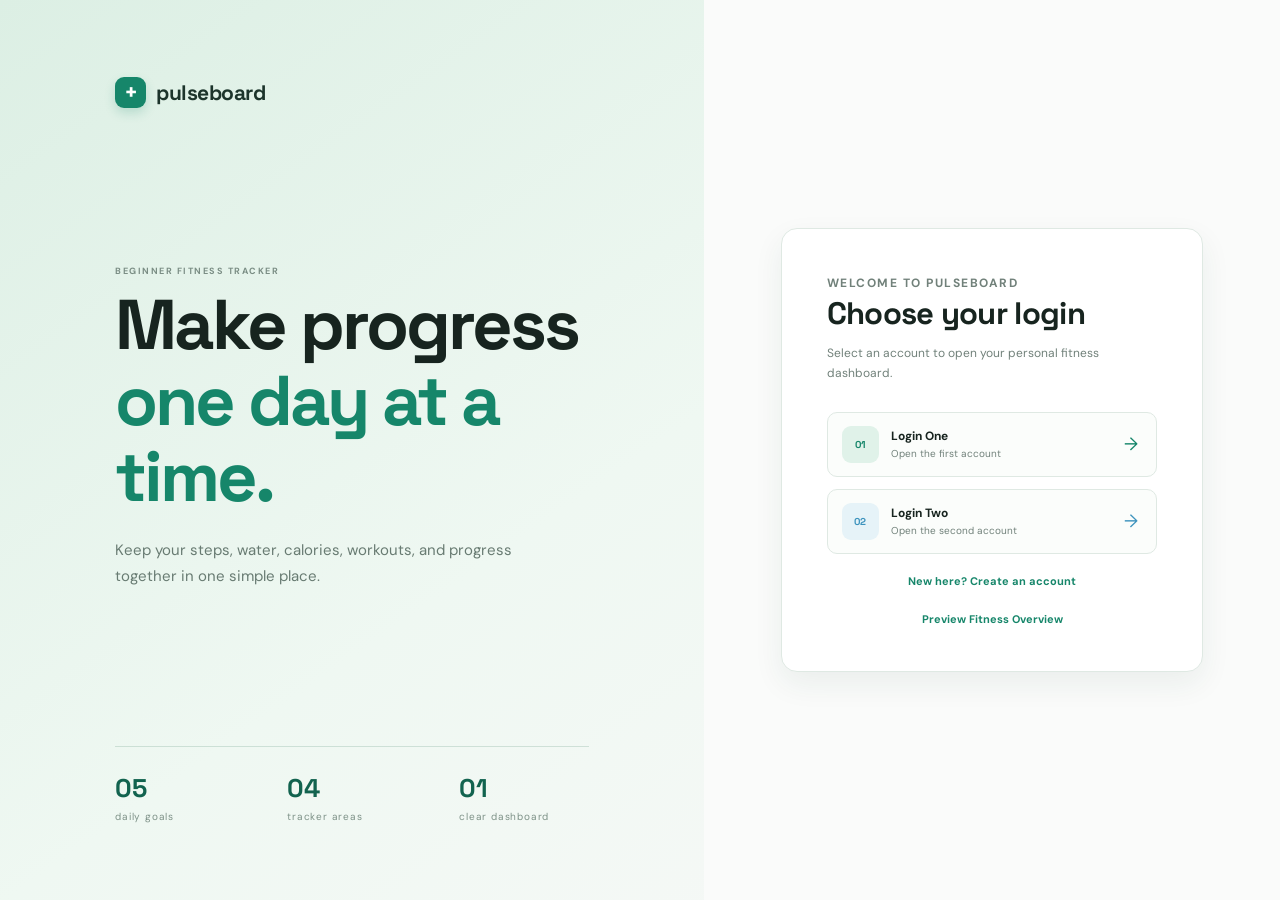
<file: index.html>
<!DOCTYPE html>
<html lang="en">
<head>
  <meta charset="UTF-8">
  <meta name="viewport" content="width=device-width, initial-scale=1.0">
  <meta name="description" content="A simple all-in-one fitness tracker dashboard for daily steps, water, calories, workouts, and progress.">
  <title>Pulseboard | Beginner Fitness Tracker</title>
  <link rel="preconnect" href="https://fonts.googleapis.com">
  <link rel="preconnect" href="https://fonts.gstatic.com" crossorigin>
  <link href="https://fonts.googleapis.com/css2?family=DM+Sans:wght@400;500;600;700&family=Space+Grotesk:wght@500;600;700&display=swap" rel="stylesheet">
  <link rel="stylesheet" href="style.css">
</head>
<body>
  <div class="app-shell">
    <aside class="sidebar" aria-label="Main navigation">
      <a class="brand" href="index.html" aria-label="Pulseboard home">
        <span class="brand-mark" aria-hidden="true">+</span>
        <span>pulseboard</span>
      </a>

      <div class="profile-summary">
        <div class="avatar">JD</div>
        <div>
          <strong>Jordan Davis</strong>
          <span>Beginner journey</span>
        </div>
      </div>

      <nav class="nav-links">
        <a class="nav-link active" href="frontend/pages/dashboard/"><span class="nav-icon">⌂</span>Dashboard</a>
        <a class="nav-link" href="frontend/pages/tracker/index.html">Daily tracker</a>
        <a class="nav-link" href="frontend/pages/progress/index.html">My progress</a>
        <a class="nav-link" href="#user-info"><span class="nav-icon">◎</span>User information</a>
      </nav>

      <div class="sidebar-footer">
        <p class="prototype-note">Beginner fitness tracker</p>
      </div>
    </aside>

    <main class="main-content" id="dashboard">
      <header class="topbar">
        <button class="mobile-menu" type="button" aria-label="Open navigation" aria-expanded="false">☰</button>
        <div class="breadcrumb"><span>Workspace</span><b>/</b><strong>Dashboard</strong></div>
        <div class="topbar-actions">
          <a class="profile-button" href="#user-info"><span class="avatar avatar-small">JD</span><span>Jordan</span></a>
          <button class="profile-button" type="button" data-logout>Log out</button>
        </div>
      </header>

      <div class="content-wrap">
        <section class="welcome-row">
          <div>
            <p class="eyebrow">Tuesday, October 24, 2023</p>
            <h1>Good morning, Jordan<span class="accent">.</span></h1>
            <p class="intro">A little movement today adds up to something big.</p>
          </div>
        </section>

        <section class="login-options" aria-labelledby="login-options-title">
          <div class="login-options-heading">
            <p class="eyebrow">User management</p>
            <h2 id="login-options-title">Choose a login option</h2>
          </div>
          <div class="login-option-links">
            <a class="login-option login-one" href="frontend/pages/login-one/index.html">
              <span class="login-option-mark">01</span>
              <span><strong>Login One</strong><small>Open the first account</small></span>
              <span class="login-arrow" aria-hidden="true">→</span>
            </a>
            <a class="login-option login-two" href="frontend/pages/login-two/index.html">
              <span class="login-option-mark">02</span>
              <span><strong>Login Two</strong><small>Open the second account</small></span>
              <span class="login-arrow" aria-hidden="true">→</span>
            </a>
          </div>
        </section>

        <section class="stats-grid" aria-label="Today's fitness summary">
          <article class="stat-card steps-card">
            <div class="card-topline"><span class="stat-icon">↗</span><span class="status-pill good">On track</span></div>
            <p class="stat-label">Daily steps</p>
            <div class="stat-value">6,842 <small>/ 8,000</small></div>
            <div class="progress-track"><span style="width: 85%"></span></div>
            <p class="stat-note">1,158 steps to goal</p>
          </article>
          <article class="stat-card water-card">
            <div class="card-topline"><span class="stat-icon">◒</span><span class="status-pill cool">Hydrate</span></div>
            <p class="stat-label">Water intake</p>
            <div class="stat-value">5 <small>/ 8 glasses</small></div>
            <div class="progress-track"><span style="width: 62%"></span></div>
            <p class="stat-note">3 glasses left today</p>
          </article>
          <article class="stat-card calories-card">
            <div class="card-topline"><span class="stat-icon">◇</span><span class="status-pill warm">Balanced</span></div>
            <p class="stat-label">Calories</p>
            <div class="stat-value">1,240 <small>/ 2,000 kcal</small></div>
            <div class="progress-track"><span style="width: 62%"></span></div>
            <p class="stat-note">760 kcal remaining</p>
          </article>
          <article class="stat-card workout-card">
            <div class="card-topline"><span class="stat-icon">✦</span><span class="status-pill violet">1 planned</span></div>
            <p class="stat-label">Workout</p>
            <div class="stat-value">28 <small>min completed</small></div>
            <div class="progress-track"><span style="width: 70%"></span></div>
            <p class="stat-note">Stretch &amp; strength at 6:00 PM</p>
          </article>
        </section>

        <div class="dashboard-grid">
          <section class="panel progress-panel" id="progress">
            <div class="panel-heading">
              <div><p class="eyebrow">Your rhythm</p><h2>Weekly progress</h2></div>
              <span class="period-label">This week</span>
            </div>
            <div class="chart-area" aria-label="Bar chart showing weekly activity">
              <div class="chart-y-axis"><span>8k</span><span>6k</span><span>4k</span><span>2k</span><span>0</span></div>
              <div class="chart-bars">
                <div class="bar-column"><div class="bar" style="height: 48%"></div><span>Mon</span></div>
                <div class="bar-column"><div class="bar" style="height: 68%"></div><span>Tue</span></div>
                <div class="bar-column today"><div class="bar" style="height: 85%"><b>6.8k</b></div><span>Wed</span></div>
                <div class="bar-column"><div class="bar" style="height: 59%"></div><span>Thu</span></div>
                <div class="bar-column"><div class="bar" style="height: 76%"></div><span>Fri</span></div>
                <div class="bar-column"><div class="bar" style="height: 42%"></div><span>Sat</span></div>
                <div class="bar-column"><div class="bar" style="height: 30%"></div><span>Sun</span></div>
              </div>
            </div>
            <div class="chart-footer"><span><i class="legend-dot"></i>Daily steps</span><strong>38,420 <small>steps this week</small></strong></div>
          </section>

          <section class="panel goals-panel" id="tracker">
            <div class="panel-heading"><div><p class="eyebrow">Small wins</p><h2>Today's goals</h2></div><span class="goal-count" id="goal-count">3 of 5</span></div>
            <div class="goal-list">
              <label class="goal-item completed"><input type="checkbox" checked><span class="checkmark">✓</span><span>Take a morning walk</span><small>2,400 steps</small></label>
              <label class="goal-item completed"><input type="checkbox" checked><span class="checkmark">✓</span><span>Drink 5 glasses of water</span><small>5 / 5 glasses</small></label>
              <label class="goal-item completed"><input type="checkbox" checked><span class="checkmark">✓</span><span>Move for 20 minutes</span><small>28 minutes</small></label>
              <label class="goal-item"><input type="checkbox"><span class="checkmark"></span><span>Reach your step goal</span><small>1,158 left</small></label>
              <label class="goal-item"><input type="checkbox"><span class="checkmark"></span><span>Wind down by 10:30 PM</span><small>Evening goal</small></label>
            </div>
          </section>

          <section class="panel activity-panel">
            <div class="panel-heading"><div><p class="eyebrow">Latest records</p><h2>Recent activity</h2></div><a class="text-link" href="frontend/pages/progress/">View all <span>→</span></a></div>
            <div class="activity-list">
              <div class="activity-row"><span class="activity-icon walk">↗</span><div><strong>Morning walk</strong><small>Today, 8:20 AM · 24 min</small></div><b>+2,400 steps</b></div>
              <div class="activity-row"><span class="activity-icon water">◒</span><div><strong>Water intake</strong><small>Today, 12:15 PM · 2 glasses</small></div><b>+2 glasses</b></div>
              <div class="activity-row"><span class="activity-icon workout">✦</span><div><strong>Home strength</strong><small>Yesterday, 6:05 PM · 28 min</small></div><b>Completed</b></div>
            </div>
          </section>

          <section class="panel user-info-panel" id="user-info">
            <div class="panel-heading"><div><p class="eyebrow">Your account</p><h2>User information</h2></div></div>
            <div class="user-info-content"><div class="avatar">JD</div><div><strong>Jordan Davis</strong><p>Beginner fitness tracker user</p></div></div>
          </section>
        </div>
      </div>
    </main>
  </div>
  <script>
    var mobileMenu = document.querySelector('.mobile-menu');
    var sidebar = document.querySelector('.sidebar');
    var navLinks = document.querySelectorAll('.nav-link');
    var goalCount = document.querySelector('#goal-count');
    var goalCheckboxes = document.querySelectorAll('.goal-item input');

    function getToken() {
      return localStorage.getItem('auth_token');
    }

    function redirectToHome() {
      localStorage.removeItem('auth_token');
      window.location.href = 'homepage.html';
    }

    async function authFetch(url, options) {
      var token = getToken();
      var headers = Object.assign({ 'Content-Type': 'application/json' }, options && options.headers ? options.headers : {});
      if (token) {
        headers.Authorization = 'Bearer ' + token;
      }
      var response = await fetch(url, Object.assign({ credentials: 'same-origin', headers: headers }, options));
      var result = await response.json().catch(function () { return {}; });
      if (!response.ok) {
        if (response.status === 401) {
          redirectToHome();
        }
        throw new Error(result.error || 'Request failed.');
      }
      return result;
    }

    function formatNumber(value) {
      var num = Number(value || 0);
      return num.toLocaleString();
    }

    function updateBadgeText(text) {
      var badge = document.querySelector('.profile-summary strong');
      if (badge) badge.textContent = text;
    }

    async function loadDashboardData() {
      var token = getToken();
      if (!token) {
        redirectToHome();
        return;
      }

      try {
        var auth = await authFetch('/api/auth/check');
        var user = auth.user || {};
        var name = user.name || user.username || 'Pulseboard User';
        var firstName = name.split(' ')[0];

        document.querySelector('.welcome-row h1').innerHTML = 'Good morning, ' + firstName + '<span class="accent">.</span>';
        updateBadgeText(name);
        var profileText = document.querySelector('.user-info-content strong');
        if (profileText) profileText.textContent = name;
        var profileMeta = document.querySelector('.user-info-content p');
        if (profileMeta) {
          profileMeta.textContent = (user.account_type || 'Login One') + ' account';
        }
        var topbarName = document.querySelector('.profile-button span:last-child');
        if (topbarName) topbarName.textContent = firstName;

        var records = await authFetch('/api/fitness/records?days=7');
        var summary = await authFetch('/api/progress?days=7');
        var daily = (summary.daily || []).slice(-7);
        var latest = records.records && records.records.length ? records.records[records.records.length - 1] : {};
        var steps = Number(latest.steps || 0);
        var water = Number(latest.water || 0);
        var calories = Number(latest.calories || 0);
        var workoutMinutes = Number(latest.workout_minutes || 0);

        document.querySelector('.steps-card .stat-value').innerHTML = formatNumber(steps) + ' <small>/ 8,000</small>';
        document.querySelector('.water-card .stat-value').innerHTML = formatNumber(water) + ' <small>/ 8 glasses</small>';
        document.querySelector('.calories-card .stat-value').innerHTML = formatNumber(calories) + ' <small>/ 2,000 kcal</small>';
        document.querySelector('.workout-card .stat-value').innerHTML = formatNumber(workoutMinutes) + ' <small>min completed</small>';

        var stepPercent = Math.min((steps / 8000) * 100, 100);
        var waterPercent = Math.min((water / 8) * 100, 100);
        var caloriesPercent = Math.min((calories / 2000) * 100, 100);
        var workoutPercent = Math.min((workoutMinutes / 30) * 100, 100);

        document.querySelector('.steps-card .progress-track span').style.width = stepPercent + '%';
        document.querySelector('.water-card .progress-track span').style.width = waterPercent + '%';
        document.querySelector('.calories-card .progress-track span').style.width = caloriesPercent + '%';
        document.querySelector('.workout-card .progress-track span').style.width = workoutPercent + '%';

        var stepNote = document.querySelector('.steps-card .stat-note');
        if (stepNote) {
          stepNote.textContent = Math.max(0, 8000 - steps) + ' steps left today';
        }
        var waterNote = document.querySelector('.water-card .stat-note');
        if (waterNote) {
          waterNote.textContent = Math.max(0, 8 - water) + ' glasses left today';
        }
        var caloriesNote = document.querySelector('.calories-card .stat-note');
        if (caloriesNote) {
          caloriesNote.textContent = Math.max(0, 2000 - calories) + ' kcal remaining';
        }
        var workoutNote = document.querySelector('.workout-card .stat-note');
        if (workoutNote) {
          workoutNote.textContent = workoutMinutes + ' minutes recorded today';
        }

        var bars = document.querySelectorAll('.bar-column .bar');
        if (bars.length) {
          var barValues = daily.length ? daily : [{ steps: 0 }, { steps: 0 }, { steps: 0 }, { steps: 0 }, { steps: 0 }, { steps: 0 }, { steps: 0 }];
          var maxValue = Math.max.apply(null, barValues.map(function (entry) { return Number(entry.steps || 0); }), 1);
          barValues.forEach(function (entry, index) {
            if (bars[index]) {
              var height = maxValue ? Math.max(18, (Number(entry.steps || 0) / maxValue) * 100) : 0;
              bars[index].style.height = height + '%';
              if (index === barValues.length - 1 && bars[index].parentElement) {
                bars[index].parentElement.classList.add('today');
              }
            }
          });
        }

        var weeklyTotal = summary.totals ? Number(summary.totals.steps || 0) : 0;
        var weekLabel = document.querySelector('.chart-footer strong');
        if (weekLabel) {
          weekLabel.innerHTML = formatNumber(weeklyTotal) + ' <small>steps this week</small>';
        }
      } catch (error) {
        console.error(error);
        redirectToHome();
      }
    }

    mobileMenu.addEventListener('click', function () {
      var isOpen = sidebar.classList.toggle('is-open');
      mobileMenu.setAttribute('aria-expanded', isOpen);
      mobileMenu.setAttribute('aria-label', isOpen ? 'Close navigation' : 'Open navigation');
    });

    navLinks.forEach(function (link) {
      link.addEventListener('click', function () {
        navLinks.forEach(function (item) { item.classList.remove('active'); });
        link.classList.add('active');
        sidebar.classList.remove('is-open');
        mobileMenu.setAttribute('aria-expanded', 'false');
        mobileMenu.setAttribute('aria-label', 'Open navigation');
      });
    });

    function updateGoalCount() {
      var completedGoals = document.querySelectorAll('.goal-item input:checked').length;
      goalCount.textContent = completedGoals + ' of ' + goalCheckboxes.length;
    }

    goalCheckboxes.forEach(function (checkbox) {
      checkbox.addEventListener('change', function () {
        checkbox.closest('.goal-item').classList.toggle('completed', checkbox.checked);
        updateGoalCount();
      });
    });

    var logoutButton = document.querySelector('[data-logout]');
    if (logoutButton) {
      logoutButton.addEventListener('click', async function () {
        var token = getToken();
        if (token) {
          await fetch('http://localhost:3000/api/auth/logout', {
            method: 'POST',
            headers: { Authorization: 'Bearer ' + token },
            credentials: 'same-origin'
          }).catch(function () {});
        }
        redirectToHome();
      });
    }

    loadDashboardData();
  </script>
</body>
</html>
</file>
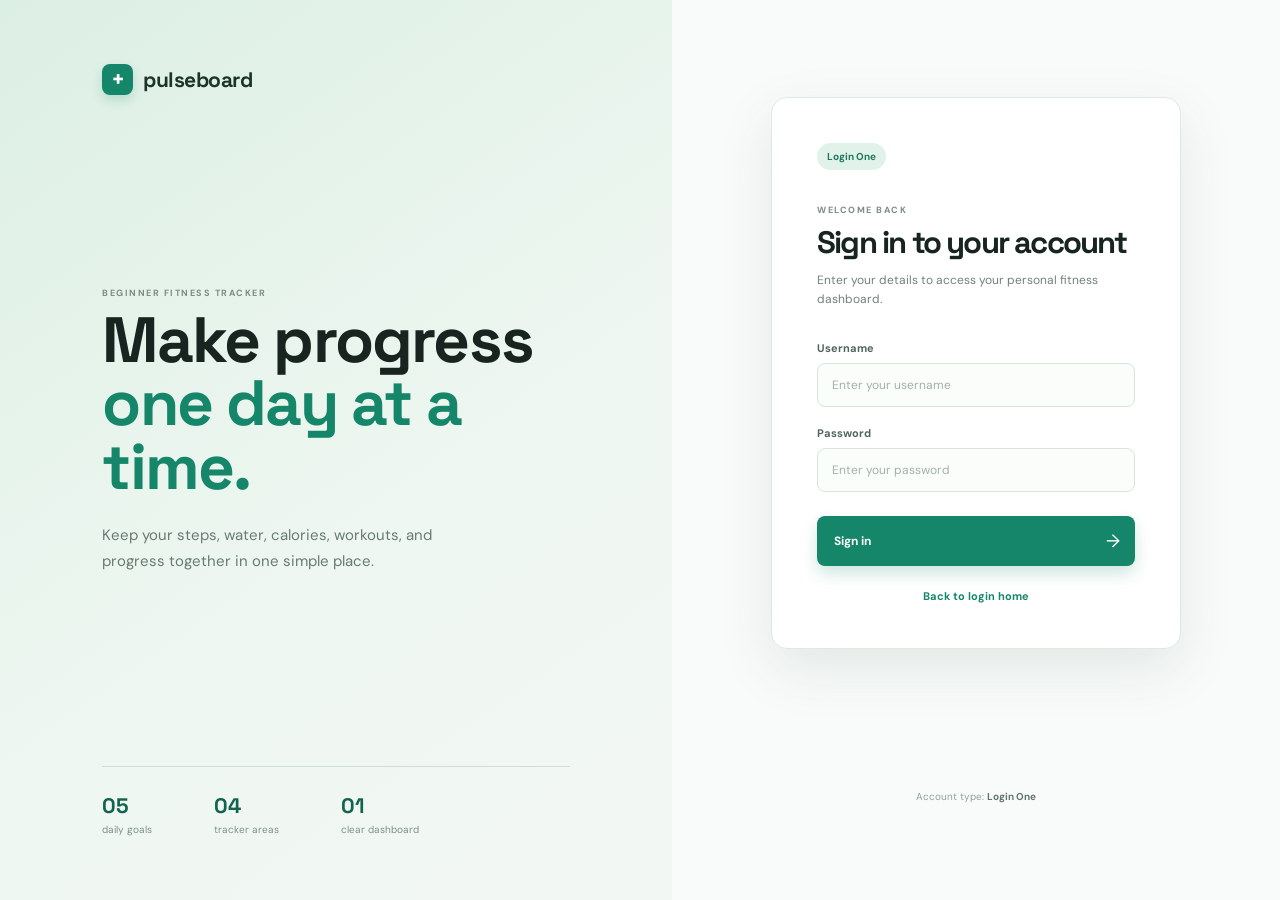
<file: frontend/pages/login-one/index.html>
<!DOCTYPE html>
<html lang="en">
<head>
  <meta charset="UTF-8">
  <meta name="viewport" content="width=device-width, initial-scale=1.0">
  <meta name="description" content="Login One for the All-in-One Beginner Fitness Tracker.">
  <title>Login One | Pulseboard</title>
  <link rel="preconnect" href="https://fonts.googleapis.com">
  <link rel="preconnect" href="https://fonts.gstatic.com" crossorigin>
  <link href="https://fonts.googleapis.com/css2?family=DM+Sans:wght@400;500;600;700&family=Space+Grotesk:wght@500;600;700&display=swap" rel="stylesheet">
  <link rel="stylesheet" href="style.css">
</head>
<body>
  <main class="login-page">
    <section class="welcome-panel" aria-label="Pulseboard introduction">
      <a class="brand" href="../../../homepage.html" aria-label="Pulseboard home">
        <span class="brand-mark" aria-hidden="true">+</span>
        <span>pulseboard</span>
      </a>
      <div class="welcome-copy">
        <p class="eyebrow">Beginner fitness tracker</p>
        <h1>Make progress<br><span>one day at a time.</span></h1>
        <p>Keep your steps, water, calories, workouts, and progress together in one simple place.</p>
      </div>
      <div class="welcome-stats" aria-label="Tracker features">
        <div><strong>05</strong><span>daily goals</span></div>
        <div><strong>04</strong><span>tracker areas</span></div>
        <div><strong>01</strong><span>clear dashboard</span></div>
      </div>
    </section>

    <section class="login-panel" aria-labelledby="login-title">
      <div class="login-card">
        <div class="login-heading">
          <span class="account-badge">Login One</span>
          <p class="eyebrow">Welcome back</p>
          <h2 id="login-title">Sign in to your account</h2>
          <p>Enter your details to access your personal fitness dashboard.</p>
        </div>
        <form class="login-form" data-auth-action="login">
          <div class="field-group">
            <label for="username">Username</label>
            <input id="username" name="username" type="text" autocomplete="username" placeholder="Enter your username" required>
          </div>
          <div class="field-group">
            <label for="password">Password</label>
            <input id="password" name="password" type="password" autocomplete="current-password" placeholder="Enter your password" required>
          </div>
          <button class="login-button" type="submit">Sign in <span aria-hidden="true">→</span></button>
        </form>
        <a class="home-link" href="../../../homepage.html">Back to login home</a>
      </div>
      <p class="account-label">Account type: <strong>Login One</strong></p>
    </section>
  </main>
  <script>
    document.body.dataset.accountType = 'Login One';
  </script>
  <script src="../../../backend/authentication/auth_frontend.js"></script>
</body>
</html>
</file>
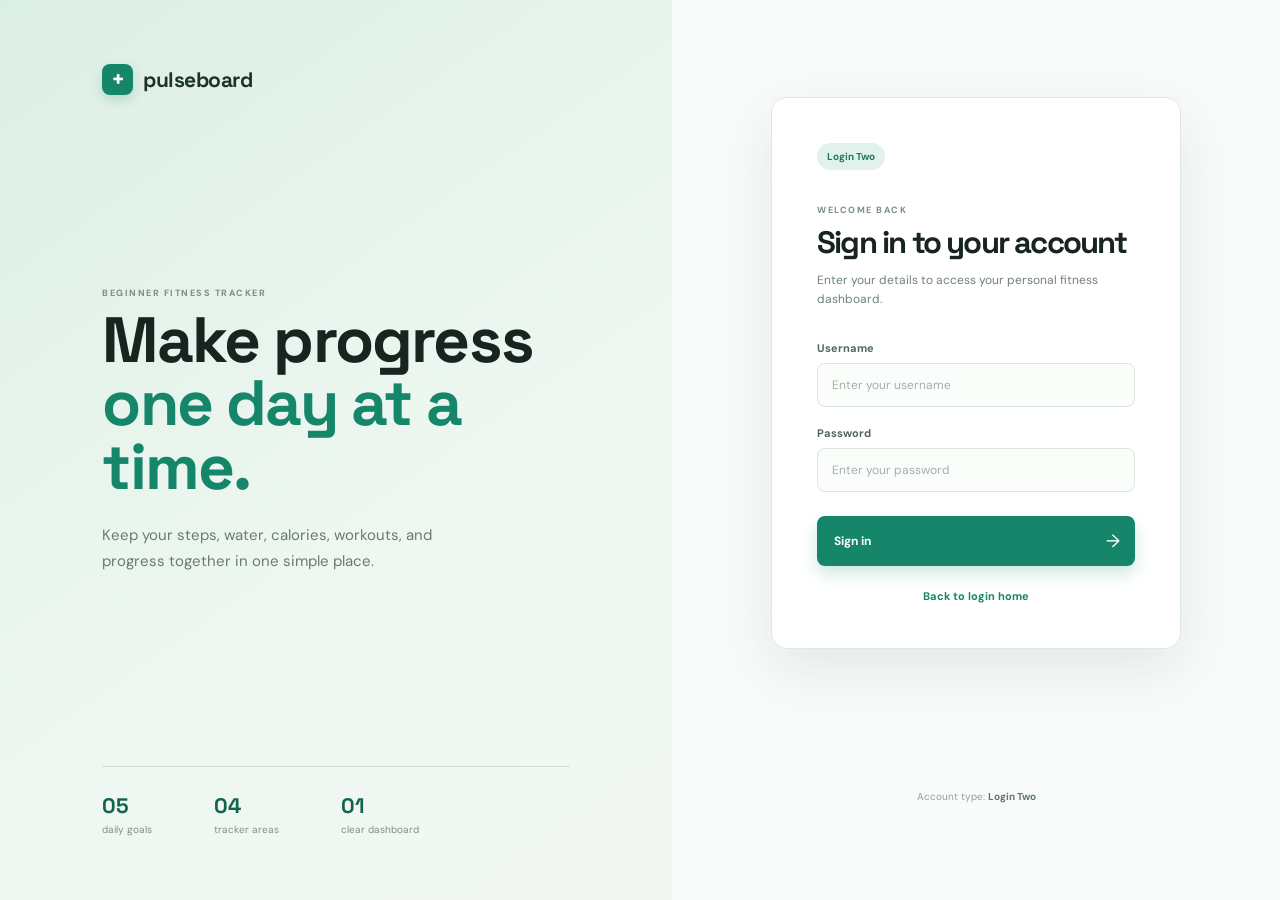
<file: frontend/pages/login-two/index.html>
<!DOCTYPE html>
<html lang="en">
<head>
  <meta charset="UTF-8">
  <meta name="viewport" content="width=device-width, initial-scale=1.0">
  <meta name="description" content="Login Two for the All-in-One Beginner Fitness Tracker.">
  <title>Login Two | Pulseboard</title>
  <link rel="preconnect" href="https://fonts.googleapis.com">
  <link rel="preconnect" href="https://fonts.gstatic.com" crossorigin>
  <link href="https://fonts.googleapis.com/css2?family=DM+Sans:wght@400;500;600;700&family=Space+Grotesk:wght@500;600;700&display=swap" rel="stylesheet">
  <link rel="stylesheet" href="style.css">
</head>
<body>
  <main class="login-page">
    <section class="welcome-panel" aria-label="Pulseboard introduction">
      <a class="brand" href="../../../homepage.html" aria-label="Pulseboard home">
        <span class="brand-mark" aria-hidden="true">+</span>
        <span>pulseboard</span>
      </a>
      <div class="welcome-copy">
        <p class="eyebrow">Beginner fitness tracker</p>
        <h1>Make progress<br><span>one day at a time.</span></h1>
        <p>Keep your steps, water, calories, workouts, and progress together in one simple place.</p>
      </div>
      <div class="welcome-stats" aria-label="Tracker features">
        <div><strong>05</strong><span>daily goals</span></div>
        <div><strong>04</strong><span>tracker areas</span></div>
        <div><strong>01</strong><span>clear dashboard</span></div>
      </div>
    </section>

    <section class="login-panel" aria-labelledby="login-title">
      <div class="login-card">
        <div class="login-heading">
          <span class="account-badge">Login Two</span>
          <p class="eyebrow">Welcome back</p>
          <h2 id="login-title">Sign in to your account</h2>
          <p>Enter your details to access your personal fitness dashboard.</p>
        </div>
        <form class="login-form" data-auth-action="login">
          <div class="field-group">
            <label for="username">Username</label>
            <input id="username" name="username" type="text" autocomplete="username" placeholder="Enter your username" required>
          </div>
          <div class="field-group">
            <label for="password">Password</label>
            <input id="password" name="password" type="password" autocomplete="current-password" placeholder="Enter your password" required>
          </div>
          <button class="login-button" type="submit">Sign in <span aria-hidden="true">→</span></button>
        </form>
        <a class="home-link" href="../../../homepage.html">Back to login home</a>
      </div>
      <p class="account-label">Account type: <strong>Login Two</strong></p>
    </section>
  </main>
  <script>
    document.body.dataset.accountType = 'Login Two';
  </script>
  <script src="../../../backend/authentication/auth_frontend.js"></script>
</body>
</html>
</file>
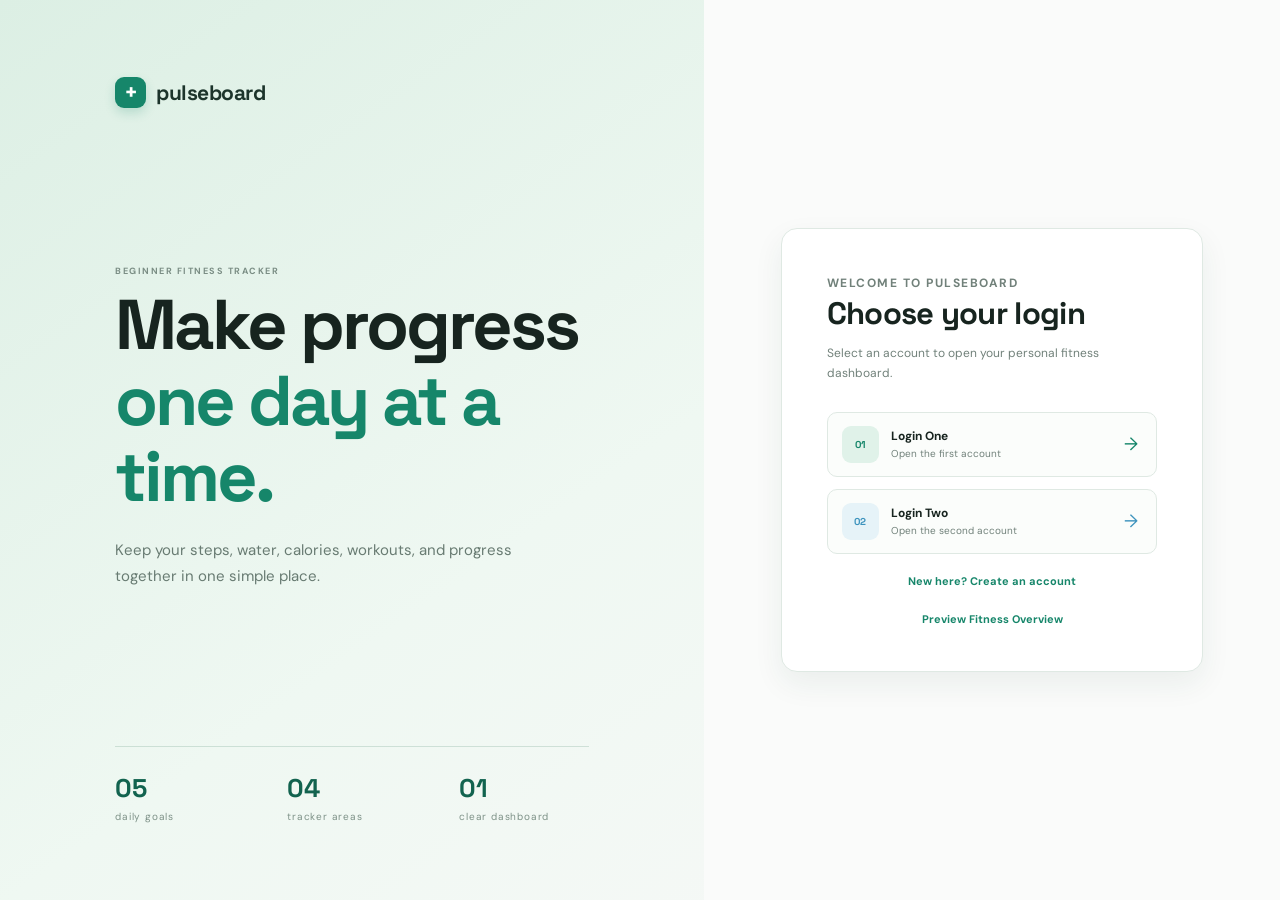
<file: frontend/pages/progress/index.html>
<!DOCTYPE html>
<html lang="en">
<head>
  <meta charset="UTF-8">
  <meta name="viewport" content="width=device-width, initial-scale=1.0">
  <meta name="description" content="Pulseboard progress tracking for weekly activity and goals.">
  <title>Progress | Pulseboard</title>
  <link rel="preconnect" href="https://fonts.googleapis.com">
  <link rel="preconnect" href="https://fonts.gstatic.com" crossorigin>
  <link href="https://fonts.googleapis.com/css2?family=DM+Sans:wght@400;500;600;700&family=Space+Grotesk:wght@500;600;700&display=swap" rel="stylesheet">
  <link rel="stylesheet" href="../../../style.css">
</head>
<body>
  <div class="app-shell">
    <aside class="sidebar" aria-label="Main navigation">
      <a class="brand" href="../../../index.html" aria-label="Pulseboard home"><span class="brand-mark" aria-hidden="true">+</span><span>pulseboard</span></a>
      <div class="profile-summary"><div class="avatar">JD</div><div><strong>Jordan Davis</strong><span>Beginner journey</span></div></div>
      <nav class="nav-links">
        <a class="nav-link" href="../../../index.html#dashboard"><span class="nav-icon">⌂</span>Dashboard</a>
        <a class="nav-link" href="../../pages/tracker/index.html"><span class="nav-icon">◷</span>Daily tracker</a>
        <a class="nav-link active" href="index.html"><span class="nav-icon">↗</span>My progress</a>
        <a class="nav-link" href="../../../index.html#user-info"><span class="nav-icon">◎</span>User information</a>
      </nav>
      <div class="sidebar-footer"><p class="prototype-note">Beginner fitness tracker</p></div>
    </aside>

    <main class="main-content">
      <header class="topbar">
        <button class="mobile-menu" type="button" aria-label="Open navigation" aria-expanded="false">☰</button>
        <div class="breadcrumb"><span>Workspace</span><b>/</b><strong>Progress</strong></div>
        <div class="topbar-actions"><a class="profile-button" href="../../../index.html#user-info"><span class="avatar avatar-small">JD</span><span>Jordan</span></a></div>
      </header>

      <div class="content-wrap">
        <section class="page-heading">
          <p class="eyebrow">Your momentum</p>
          <h1>Progress overview<span class="accent">.</span></h1>
          <p>Track your recent effort and wins over the last 7 days.</p>
        </section>

        <section class="stats-grid" aria-label="Progress summary">
          <article class="stat-card steps-card">
            <div class="card-topline"><span class="stat-icon">↗</span><span class="status-pill good">Steady</span></div>
            <p class="stat-label">Total steps</p>
            <div class="stat-value" id="progress-steps">0</div>
            <p class="stat-note" id="progress-steps-note">Waiting for data</p>
          </article>
          <article class="stat-card water-card">
            <div class="card-topline"><span class="stat-icon">◒</span><span class="status-pill cool">Hydrate</span></div>
            <p class="stat-label">Water total</p>
            <div class="stat-value" id="progress-water">0</div>
            <p class="stat-note" id="progress-water-note">Waiting for data</p>
          </article>
          <article class="stat-card calories-card">
            <div class="card-topline"><span class="stat-icon">◇</span><span class="status-pill warm">Balanced</span></div>
            <p class="stat-label">Calories</p>
            <div class="stat-value" id="progress-calories">0</div>
            <p class="stat-note" id="progress-calories-note">Waiting for data</p>
          </article>
          <article class="stat-card workout-card">
            <div class="card-topline"><span class="stat-icon">✦</span><span class="status-pill violet">Active</span></div>
            <p class="stat-label">Workout minutes</p>
            <div class="stat-value" id="progress-workouts">0</div>
            <p class="stat-note" id="progress-workouts-note">Waiting for data</p>
          </article>
        </section>

        <section class="panel progress-panel">
          <div class="panel-heading"><div><p class="eyebrow">Your rhythm</p><h2>Weekly breakdown</h2></div></div>
          <div class="activity-list" id="progress-list"></div>
        </section>
      </div>
    </main>
  </div>

  <script>
    function getToken() {
      return localStorage.getItem('auth_token');
    }

    function redirectToHome() {
      localStorage.removeItem('auth_token');
      window.location.href = '../../../homepage.html';
    }

    async function authFetch(url, options) {
      var token = getToken();
      var headers = Object.assign({ 'Content-Type': 'application/json' }, options && options.headers ? options.headers : {});
      if (token) headers.Authorization = 'Bearer ' + token;
      var response = await fetch(url, Object.assign({ credentials: 'same-origin', headers: headers }, options));
      var result = await response.json().catch(function () { return {}; });
      if (!response.ok) {
        if (response.status === 401) {
          redirectToHome();
        }
        throw new Error(result.error || 'Request failed.');
      }
      return result;
    }

    async function loadProgress() {
      if (!getToken()) {
        redirectToHome();
        return;
      }

      try {
        var auth = await authFetch('/api/auth/check');
        var user = auth.user || {};
        var name = (user.name || user.username || 'User').split(' ')[0];
        var profileText = document.querySelector('.profile-summary strong');
        if (profileText) profileText.textContent = name;
        var topbarName = document.querySelector('.profile-button span:last-child');
        if (topbarName) topbarName.textContent = name;

        var summary = await authFetch('/api/progress?days=7');
        document.querySelector('#progress-steps').textContent = Number(summary.totals.steps || 0).toLocaleString();
        document.querySelector('#progress-water').textContent = Number(summary.totals.water || 0).toLocaleString();
        document.querySelector('#progress-calories').textContent = Number(summary.totals.calories || 0).toLocaleString();
        document.querySelector('#progress-workouts').textContent = Number(summary.totals.workout_minutes || 0).toLocaleString();

        document.querySelector('#progress-steps-note').textContent = 'Average ' + Number(summary.average_steps_per_day || 0).toLocaleString() + ' steps/day';
        document.querySelector('#progress-water-note').textContent = 'Average ' + Number(summary.average_water_per_day || 0).toLocaleString() + ' glasses/day';
        document.querySelector('#progress-calories-note').textContent = 'Across ' + (summary.daily || []).length + ' recorded days';
        document.querySelector('#progress-workouts-note').textContent = (summary.workouts_completed || 0) + ' workout days logged';

        var list = document.querySelector('#progress-list');
        list.innerHTML = '';
        (summary.daily || []).slice(-7).forEach(function (entry) {
          var row = document.createElement('div');
          row.className = 'activity-row';
          row.innerHTML = '<span class="activity-icon walk">↗</span><div><strong>' + (entry.date || 'Today') + '</strong><small>' + (entry.goal_status || 'On track') + '</small></div><b>' + Number(entry.steps || 0).toLocaleString() + ' steps</b>';
          list.appendChild(row);
        });
      } catch (error) {
        console.error(error);
        redirectToHome();
      }
    }

    document.querySelector('.mobile-menu').addEventListener('click', function () {
      var sidebar = document.querySelector('.sidebar');
      var isOpen = sidebar.classList.toggle('is-open');
      document.querySelector('.mobile-menu').setAttribute('aria-expanded', isOpen);
    });

    document.querySelectorAll('.nav-link').forEach(function (link) {
      link.addEventListener('click', function () {
        document.querySelector('.sidebar').classList.remove('is-open');
      });
    });

    loadProgress();
  </script>
</body>
</html>
</file>
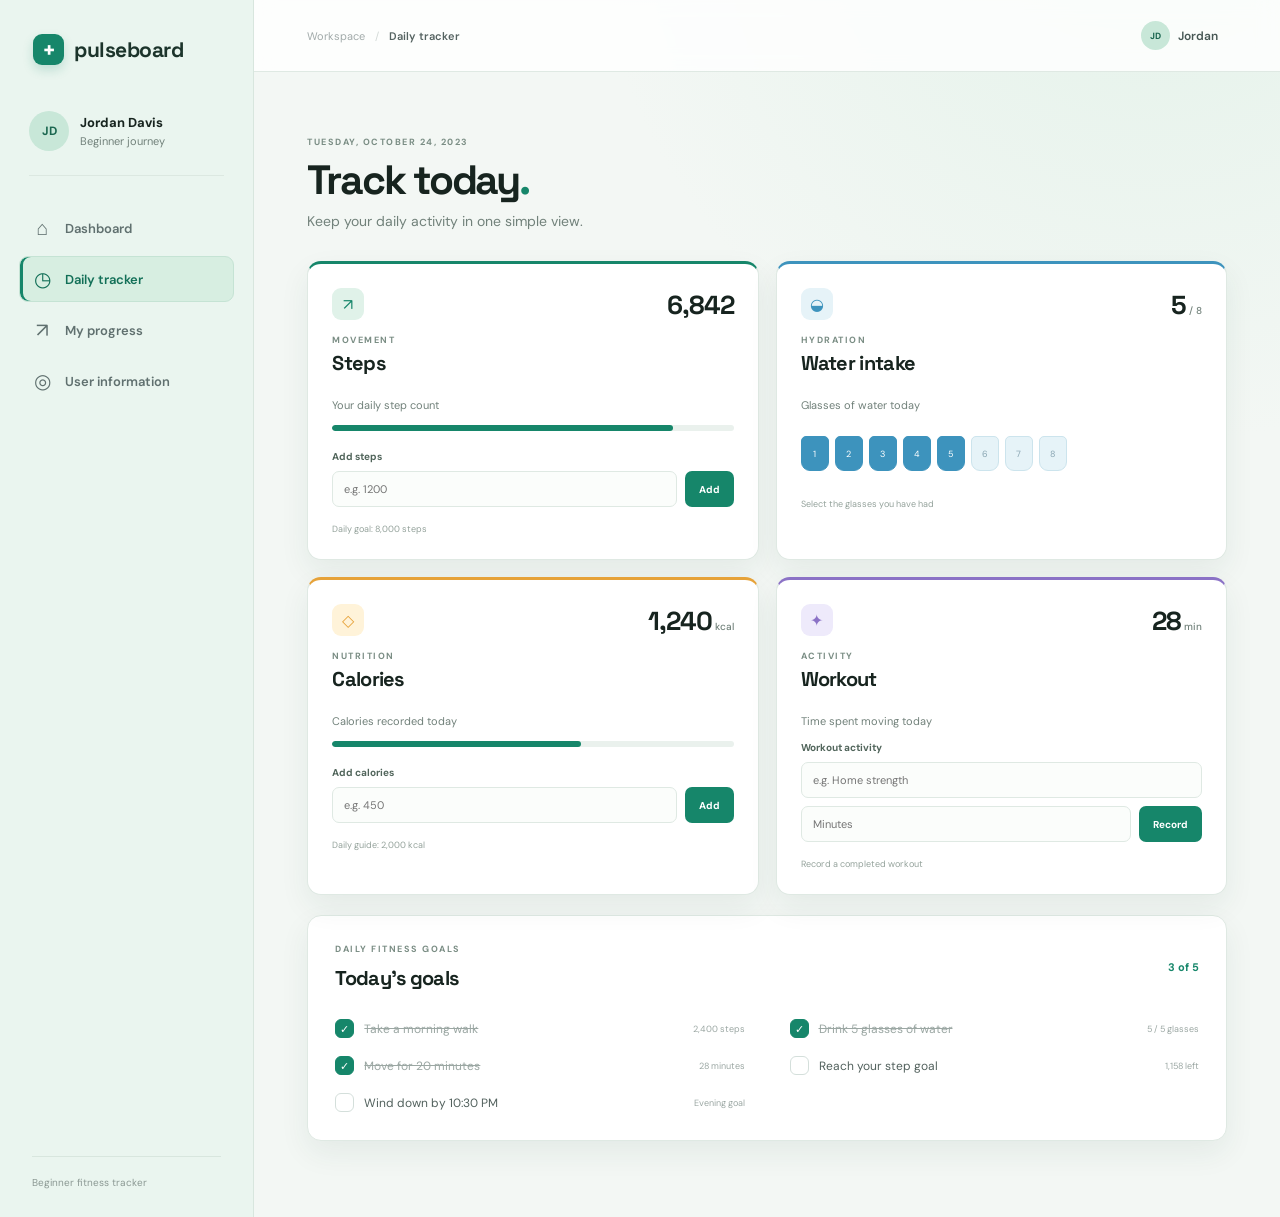
<file: frontend/pages/tracker/index.html>
<!DOCTYPE html>
<html lang="en">
<head>
  <meta charset="UTF-8">
  <meta name="viewport" content="width=device-width, initial-scale=1.0">
  <meta name="description" content="Record daily steps, water, calories, workouts, and goals in the Pulseboard fitness tracker.">
  <title>Daily Tracker | Pulseboard</title>
  <link rel="preconnect" href="https://fonts.googleapis.com">
  <link rel="preconnect" href="https://fonts.gstatic.com" crossorigin>
  <link href="https://fonts.googleapis.com/css2?family=DM+Sans:wght@400;500;600;700&family=Space+Grotesk:wght@500;600;700&display=swap" rel="stylesheet">
  <link rel="stylesheet" href="../../../style.css">
  <link rel="stylesheet" href="style.css">
</head>
<body>
  <div class="app-shell">
    <aside class="sidebar" aria-label="Main navigation">
      <a class="brand" href="../../../index.html" aria-label="Pulseboard home"><span class="brand-mark" aria-hidden="true">+</span><span>pulseboard</span></a>
      <div class="profile-summary"><div class="avatar">JD</div><div><strong>Jordan Davis</strong><span>Beginner journey</span></div></div>
      <nav class="nav-links">
        <a class="nav-link" href="../../../index.html#dashboard"><span class="nav-icon">⌂</span>Dashboard</a>
        <a class="nav-link active" href="index.html"><span class="nav-icon">◷</span>Daily tracker</a>
        <a class="nav-link" href="../progress/index.html"><span class="nav-icon">↗</span>My progress</a>
        <a class="nav-link" href="../../../index.html#user-info"><span class="nav-icon">◎</span>User information</a>
      </nav>
      <div class="sidebar-footer"><p class="prototype-note">Beginner fitness tracker</p></div>
    </aside>

    <main class="main-content">
      <header class="topbar">
        <button class="mobile-menu" type="button" aria-label="Open navigation" aria-expanded="false">☰</button>
        <div class="breadcrumb"><span>Workspace</span><b>/</b><strong>Daily tracker</strong></div>
        <div class="topbar-actions"><a class="profile-button" href="../../../index.html#user-info"><span class="avatar avatar-small">JD</span><span>Jordan</span></a></div>
      </header>

      <div class="content-wrap">
        <section class="page-heading"><p class="eyebrow">Tuesday, October 24, 2023</p><h1>Track today<span class="accent">.</span></h1><p>Keep your daily activity in one simple view.</p></section>

        <section class="tracker-grid" aria-label="Daily fitness tracker">
          <article class="tracker-card steps-tracker">
            <div class="tracker-card-heading"><div><span class="tracker-icon">↗</span><p class="eyebrow">Movement</p><h2>Steps</h2></div><strong id="steps-value">6,842</strong></div>
            <p class="tracker-description">Your daily step count</p>
            <div class="progress-track"><span id="steps-progress" style="width: 85%"></span></div>
            <form class="entry-form" data-entry="steps"><label for="steps-input">Add steps</label><div><input id="steps-input" type="number" min="0" placeholder="e.g. 1200"><button type="submit">Add</button></div></form>
            <small class="tracker-target">Daily goal: 8,000 steps</small>
          </article>

          <article class="tracker-card water-tracker">
            <div class="tracker-card-heading"><div><span class="tracker-icon">◒</span><p class="eyebrow">Hydration</p><h2>Water intake</h2></div><strong><span id="water-value">5</span><small> / 8</small></strong></div>
            <p class="tracker-description">Glasses of water today</p>
            <div class="glass-row" aria-label="Water glasses"><button type="button" class="glass filled" data-glass="1">1</button><button type="button" class="glass filled" data-glass="2">2</button><button type="button" class="glass filled" data-glass="3">3</button><button type="button" class="glass filled" data-glass="4">4</button><button type="button" class="glass filled" data-glass="5">5</button><button type="button" class="glass" data-glass="6">6</button><button type="button" class="glass" data-glass="7">7</button><button type="button" class="glass" data-glass="8">8</button></div>
            <small class="tracker-target">Select the glasses you have had</small>
          </article>

          <article class="tracker-card calories-tracker">
            <div class="tracker-card-heading"><div><span class="tracker-icon">◇</span><p class="eyebrow">Nutrition</p><h2>Calories</h2></div><strong id="calories-value">1,240<small> kcal</small></strong></div>
            <p class="tracker-description">Calories recorded today</p>
            <div class="progress-track"><span id="calories-progress" style="width: 62%"></span></div>
            <form class="entry-form" data-entry="calories"><label for="calories-input">Add calories</label><div><input id="calories-input" type="number" min="0" placeholder="e.g. 450"><button type="submit">Add</button></div></form>
            <small class="tracker-target">Daily guide: 2,000 kcal</small>
          </article>

          <article class="tracker-card workout-tracker">
            <div class="tracker-card-heading"><div><span class="tracker-icon">✦</span><p class="eyebrow">Activity</p><h2>Workout</h2></div><strong id="workout-value">28<small> min</small></strong></div>
            <p class="tracker-description">Time spent moving today</p>
            <form class="workout-form" data-entry="workout"><label for="workout-type">Workout activity</label><input id="workout-type" type="text" placeholder="e.g. Home strength"><div><input id="workout-duration" type="number" min="1" placeholder="Minutes"><button type="submit">Record</button></div></form>
            <small class="tracker-target" id="workout-note">Record a completed workout</small>
          </article>
        </section>

        <section class="panel goals-panel tracker-goals" aria-labelledby="goals-title">
          <div class="panel-heading"><div><p class="eyebrow">Daily fitness goals</p><h2 id="goals-title">Today's goals</h2></div><span class="goal-count" id="goal-count">3 of 5</span></div>
          <div class="goal-list">
            <label class="goal-item completed"><input type="checkbox" checked><span class="checkmark">✓</span><span>Take a morning walk</span><small>2,400 steps</small></label>
            <label class="goal-item completed"><input type="checkbox" checked><span class="checkmark">✓</span><span>Drink 5 glasses of water</span><small>5 / 5 glasses</small></label>
            <label class="goal-item completed"><input type="checkbox" checked><span class="checkmark">✓</span><span>Move for 20 minutes</span><small>28 minutes</small></label>
            <label class="goal-item"><input type="checkbox"><span class="checkmark"></span><span>Reach your step goal</span><small>1,158 left</small></label>
            <label class="goal-item"><input type="checkbox"><span class="checkmark"></span><span>Wind down by 10:30 PM</span><small>Evening goal</small></label>
          </div>
        </section>
      </div>
    </main>
  </div>
  <script>
    var mobileMenu = document.querySelector('.mobile-menu');
    var sidebar = document.querySelector('.sidebar');

    function getToken() {
      return localStorage.getItem('auth_token');
    }

    function redirectToHome() {
      localStorage.removeItem('auth_token');
      window.location.href = '../../../homepage.html';
    }

    async function authFetch(url, options) {
      var token = getToken();
      var headers = Object.assign({ 'Content-Type': 'application/json' }, options && options.headers ? options.headers : {});
      if (token) {
        headers.Authorization = 'Bearer ' + token;
      }
      var response = await fetch(url, Object.assign({ credentials: 'same-origin', headers: headers }, options));
      var result = await response.json().catch(function () { return {}; });
      if (!response.ok) {
        if (response.status === 401) {
          redirectToHome();
        }
        throw new Error(result.error || 'Request failed.');
      }
      return result;
    }

    function setValueText(selector, value, suffix) {
      var element = document.querySelector(selector);
      if (!element) return;
      if (suffix) {
        element.innerHTML = value + suffix;
      } else {
        element.textContent = value;
      }
    }

    async function loadTrackerData() {
      if (!getToken()) {
        redirectToHome();
        return;
      }

      try {
        var auth = await authFetch('/api/auth/check');
        var user = auth.user || {};
        var name = (user.name || user.username || 'User').split(' ')[0];
        var profileLink = document.querySelector('.profile-button span:last-child');
        if (profileLink) {
          profileLink.textContent = name;
        }

        var records = await authFetch('/api/fitness/records?days=7');
        var latest = records.records && records.records.length ? records.records[records.records.length - 1] : {};

        setValueText('#steps-value', Number(latest.steps || 0).toLocaleString(), '');
        setValueText('#water-value', Number(latest.water || 0).toLocaleString(), '');
        setValueText('#calories-value', Number(latest.calories || 0).toLocaleString(), ' kcal');
        setValueText('#workout-value', Number(latest.workout_minutes || 0).toLocaleString(), '<small> min</small>');
      var goalItems = document.querySelectorAll('.goal-item');

var steps = Number(latest.steps || 0);
var water = Number(latest.water || 0);
var workout = Number(latest.workout_minutes || 0);

var goalCompleted = [
  steps >= 2400,
  water >= 5,
  workout >= 20,
  steps >= 8000,
  false
];

var goalTexts = [
  steps >= 2400 ? 'Completed' : steps.toLocaleString() + ' / 2,400 steps',
  water >= 5 ? water + ' / 5 glasses' : water + ' / 5 glasses',
  workout >= 20 ? workout + ' minutes' : workout + ' / 20 minutes',
  steps >= 8000 ? 'Goal reached' : (8000 - steps).toLocaleString() + ' left',
  'Evening goal'
];

goalItems.forEach(function (item, index) {
  var checkbox = item.querySelector('input');
  var checkmark = item.querySelector('.checkmark');
  var small = item.querySelector('small');

  checkbox.checked = goalCompleted[index];
  item.classList.toggle('completed', goalCompleted[index]);
  checkmark.textContent = goalCompleted[index] ? '✓' : '';
  small.textContent = goalTexts[index];
});

var completedGoals = goalCompleted.filter(Boolean).length;
document.querySelector('#goal-count').textContent = completedGoals + ' of 5';

  

        var stepsPercentage = Math.min((Number(latest.steps || 0) / 8000) * 100, 100);
        var caloriesPercentage = Math.min((Number(latest.calories || 0) / 2000) * 100, 100);
        document.querySelector('#steps-progress').style.width = stepsPercentage + '%';
        document.querySelector('#calories-progress').style.width = caloriesPercentage + '%';
      } catch (error) {
        console.error(error);
        redirectToHome();
      }
    }

    async function saveFitnessRecord(payload) {
      var response = await authFetch('/api/fitness/record', {
        method: 'POST',
        body: JSON.stringify(payload)
      });
      return response.record;
    }

    mobileMenu.addEventListener('click', function () {
      var isOpen = sidebar.classList.toggle('is-open');
      mobileMenu.setAttribute('aria-expanded', isOpen);
      mobileMenu.setAttribute('aria-label', isOpen ? 'Close navigation' : 'Open navigation');
    });

    document.querySelectorAll('.nav-link').forEach(function (link) {
      link.addEventListener('click', function () { sidebar.classList.remove('is-open'); });
    });

    document.querySelectorAll('.goal-item input').forEach(function (checkbox) {
      checkbox.addEventListener('change', function () {
        checkbox.closest('.goal-item').classList.toggle('completed', checkbox.checked);
        document.querySelector('#goal-count').textContent = document.querySelectorAll('.goal-item input:checked').length + ' of 5';
      });
    });

    
    document.querySelectorAll('.glass').forEach(function (glass) {
  glass.addEventListener('click', async function () {
    var amount = Number(glass.dataset.glass);

    document.querySelectorAll('.glass').forEach(function (item) {
      item.classList.toggle('filled', Number(item.dataset.glass) <= amount);
    });

    document.querySelector('#water-value').textContent = amount;

    try {
      var existing = await authFetch('/api/fitness/records?days=1');
      var latest = existing.records && existing.records.length
        ? existing.records[existing.records.length - 1]
        : {};

      await saveFitnessRecord({
        date: new Date().toISOString().slice(0, 10),
        steps: Number(latest.steps || 0),
        water: amount,
        calories: Number(latest.calories || 0),
        workout_minutes: Number(latest.workout_minutes || 0),
        workout_type: latest.workout_type || 'Workout',
        workout_completed: Boolean(latest.workout_completed),
        goal_status: 'On track'
      });

      loadTrackerData();
    } catch (error) {
      console.error('Water update failed:', error);
    }
  });
});
ss

    document.querySelectorAll('.entry-form').forEach(function (form) {
      form.addEventListener('submit', async function (event) {
        event.preventDefault();
        var input = form.querySelector('input');
        var value = Number(input.value);
        if (!value) return;

        var existing = await authFetch('/api/fitness/records?days=1');
        var latest = existing.records && existing.records.length ? existing.records[existing.records.length - 1] : {};
        var payload = {
          date: new Date().toISOString().slice(0, 10),
          steps: form.dataset.entry === 'steps' ? (Number(latest.steps || 0) + value) : Number(latest.steps || 0),
          water: form.dataset.entry === 'calories' ? Number(latest.water || 0) : Number(latest.water || 0),
          calories: form.dataset.entry === 'calories' ? (Number(latest.calories || 0) + value) : Number(latest.calories || 0),
          workout_minutes: Number(latest.workout_minutes || 0),
          workout_type: latest.workout_type || 'Workout',
          workout_completed: Boolean(latest.workout_completed),
          goal_status: 'On track'
        };
        if (form.dataset.entry === 'steps') {
          payload.steps = Number(latest.steps || 0) + value;
        } else {
          payload.calories = Number(latest.calories || 0) + value;
        }
        await saveFitnessRecord(payload);
        loadTrackerData();
        input.value = '';
      });
    });

    document.querySelector('.workout-form').addEventListener('submit', async function (event) {
      event.preventDefault();
      var duration = Number(document.querySelector('#workout-duration').value);
      var type = document.querySelector('#workout-type').value;
      if (!duration) return;

      var existing = await authFetch('/api/fitness/records?days=1');
      var latest = existing.records && existing.records.length ? existing.records[existing.records.length - 1] : {};
      await saveFitnessRecord({
        date: new Date().toISOString().slice(0, 10),
        steps: Number(latest.steps || 0),
        water: Number(latest.water || 0),
        calories: Number(latest.calories || 0),
        workout_minutes: duration,
        workout_type: type || 'Workout',
        workout_completed: true,
        goal_status: 'On track'
      });
      document.querySelector('#workout-value').innerHTML = duration + '<small> min</small>';
      document.querySelector('#workout-note').textContent = (type || 'Workout') + ' recorded';
      loadTrackerData();
      document.querySelector('#workout-duration').value = '';
      document.querySelector('#workout-type').value = '';
    });

    loadTrackerData();
  </script>
</body>
</html>
</file>
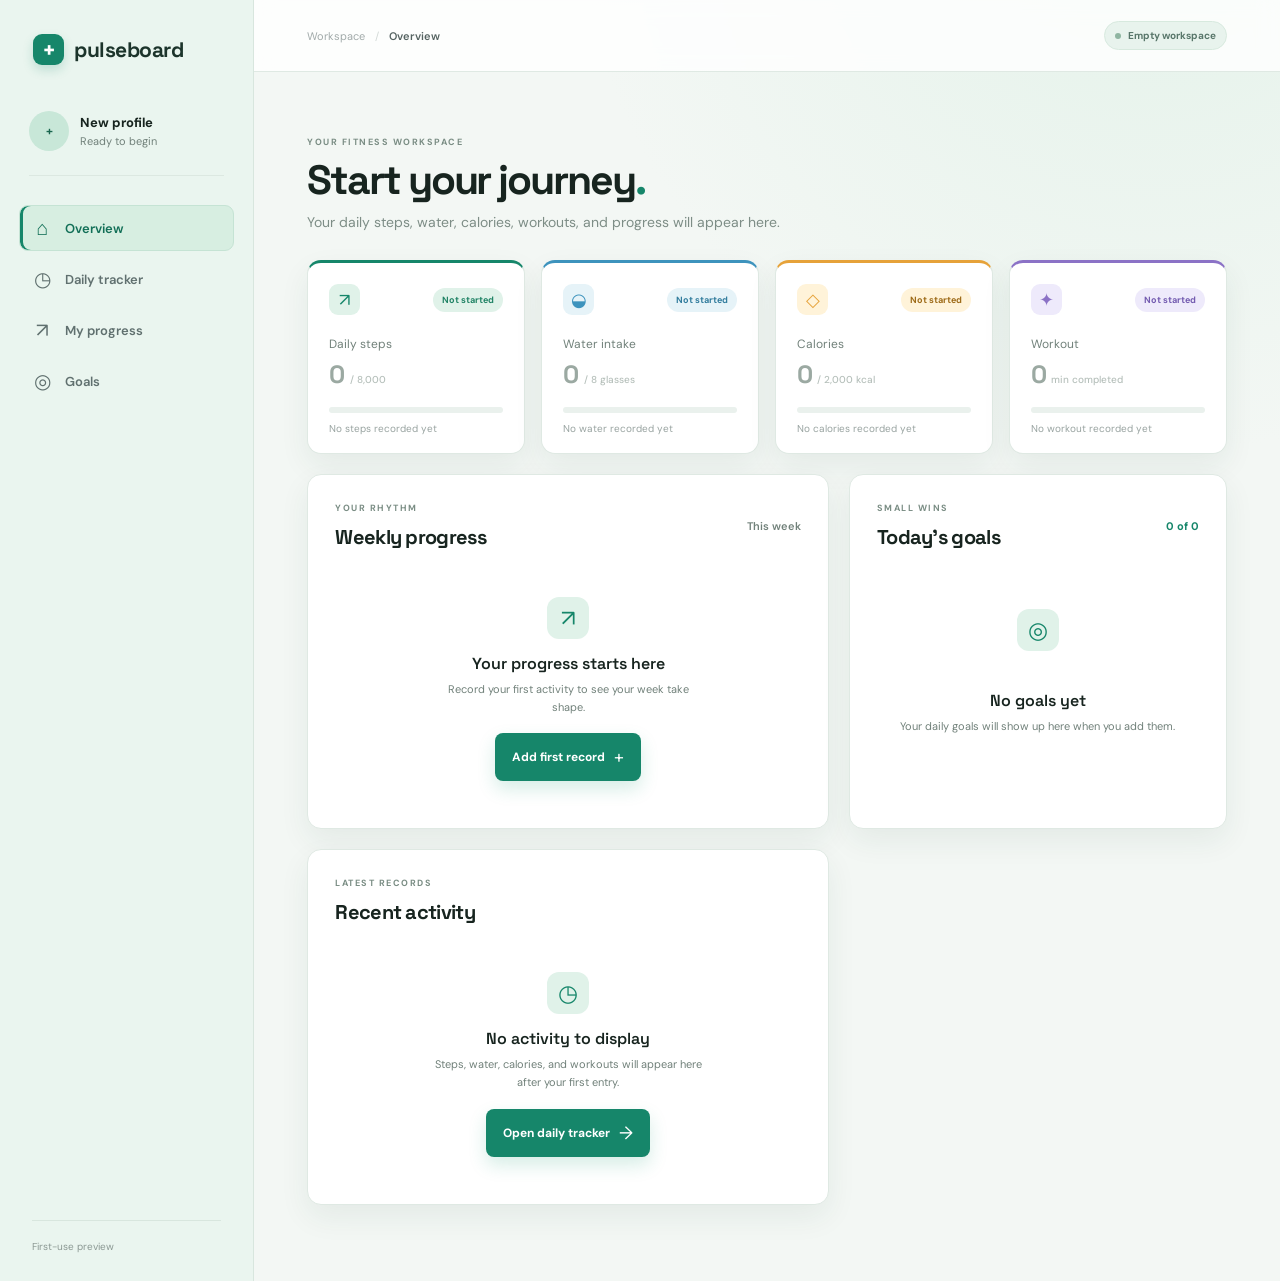
<file: events.html>
<!DOCTYPE html>
<html lang="en">
<head>
  <meta charset="UTF-8">
  <meta name="viewport" content="width=device-width, initial-scale=1.0">
  <meta name="description" content="A first-use preview of the Pulseboard beginner fitness tracker.">
  <title>Fitness Overview | Pulseboard</title>
  <link rel="preconnect" href="https://fonts.googleapis.com">
  <link rel="preconnect" href="https://fonts.gstatic.com" crossorigin>
  <link href="https://fonts.googleapis.com/css2?family=DM+Sans:wght@400;500;600;700&family=Space+Grotesk:wght@500;600;700&display=swap" rel="stylesheet">
  <link rel="stylesheet" href="style.css">
</head>
<body class="empty-screen">
  <div class="app-shell">
    <aside class="sidebar" aria-label="Main navigation">
      <a class="brand" href="events.html" aria-label="Pulseboard home"><span class="brand-mark" aria-hidden="true">+</span><span>pulseboard</span></a>
      <div class="profile-summary"><div class="avatar">+</div><div><strong>New profile</strong><span>Ready to begin</span></div></div>
      <nav class="nav-links">
        <a class="nav-link active" href="events.html"><span class="nav-icon">⌂</span>Overview</a>
        <a class="nav-link" href="#tracker"><span class="nav-icon">◷</span>Daily tracker</a>
        <a class="nav-link" href="#progress"><span class="nav-icon">↗</span>My progress</a>
        <a class="nav-link" href="#goals"><span class="nav-icon">◎</span>Goals</a>
      </nav>
      <div class="sidebar-footer"><p class="prototype-note">First-use preview</p></div>
    </aside>

    <main class="main-content">
      <header class="topbar">
        <button class="mobile-menu" type="button" aria-label="Open navigation" aria-expanded="false">☰</button>
        <div class="breadcrumb"><span>Workspace</span><b>/</b><strong>Overview</strong></div>
        <div class="topbar-actions"><span class="preview-badge"><i aria-hidden="true"></i>Empty workspace</span></div>
      </header>

      <div class="content-wrap">
        <section class="welcome-row">
          <div>
            <p class="eyebrow">Your fitness workspace</p>
            <h1>Start your journey<span class="accent">.</span></h1>
            <p class="intro">Your daily steps, water, calories, workouts, and progress will appear here.</p>
          </div>
        </section>

        <section class="stats-grid" aria-label="Today's fitness summary">
          <article class="stat-card steps-card"><div class="card-topline"><span class="stat-icon">↗</span><span class="status-pill good">Not started</span></div><p class="stat-label">Daily steps</p><div class="stat-value">0 <small>/ 8,000</small></div><div class="progress-track"><span></span></div><p class="stat-note">No steps recorded yet</p></article>
          <article class="stat-card water-card"><div class="card-topline"><span class="stat-icon">◒</span><span class="status-pill cool">Not started</span></div><p class="stat-label">Water intake</p><div class="stat-value">0 <small>/ 8 glasses</small></div><div class="progress-track"><span></span></div><p class="stat-note">No water recorded yet</p></article>
          <article class="stat-card calories-card"><div class="card-topline"><span class="stat-icon">◇</span><span class="status-pill warm">Not started</span></div><p class="stat-label">Calories</p><div class="stat-value">0 <small>/ 2,000 kcal</small></div><div class="progress-track"><span></span></div><p class="stat-note">No calories recorded yet</p></article>
          <article class="stat-card workout-card"><div class="card-topline"><span class="stat-icon">✦</span><span class="status-pill violet">Not started</span></div><p class="stat-label">Workout</p><div class="stat-value">0 <small>min completed</small></div><div class="progress-track"><span></span></div><p class="stat-note">No workout recorded yet</p></article>
        </section>

        <div class="dashboard-grid">
          <section class="panel progress-panel" id="progress" aria-labelledby="progress-title">
            <div class="panel-heading"><div><p class="eyebrow">Your rhythm</p><h2 id="progress-title">Weekly progress</h2></div><span class="period-label">This week</span></div>
            <div class="empty-state"><span class="empty-state-icon" aria-hidden="true">↗</span><div><h3>Your progress starts here</h3><p>Record your first activity to see your week take shape.</p><button class="primary-button" type="button">Add first record <span aria-hidden="true">+</span></button></div></div>
          </section>

          <section class="panel goals-panel" id="goals" aria-labelledby="goals-title">
            <div class="panel-heading"><div><p class="eyebrow">Small wins</p><h2 id="goals-title">Today's goals</h2></div><span class="goal-count">0 of 0</span></div>
            <div class="empty-state"><span class="empty-state-icon" aria-hidden="true">◎</span><div><h3>No goals yet</h3><p>Your daily goals will show up here when you add them.</p></div></div>
          </section>

          <section class="panel activity-panel empty-activity" id="tracker" aria-labelledby="activity-title">
            <div class="panel-heading"><div><p class="eyebrow">Latest records</p><h2 id="activity-title">Recent activity</h2></div></div>
            <div class="empty-state"><span class="empty-state-icon" aria-hidden="true">◷</span><div><h3>No activity to display</h3><p>Steps, water, calories, and workouts will appear here after your first entry.</p><button class="primary-button" type="button">Open daily tracker <span aria-hidden="true">→</span></button></div></div>
          </section>
        </div>
      </div>
    </main>
  </div>
  <script>
    var mobileMenu = document.querySelector('.mobile-menu');
    var sidebar = document.querySelector('.sidebar');
    mobileMenu.addEventListener('click', function () {
      var isOpen = sidebar.classList.toggle('is-open');
      mobileMenu.setAttribute('aria-expanded', isOpen);
      mobileMenu.setAttribute('aria-label', isOpen ? 'Close navigation' : 'Open navigation');
    });
    document.querySelectorAll('.nav-link').forEach(function (link) {
      link.addEventListener('click', function () { sidebar.classList.remove('is-open'); });
    });
  </script>
</body>
</html>
</file>
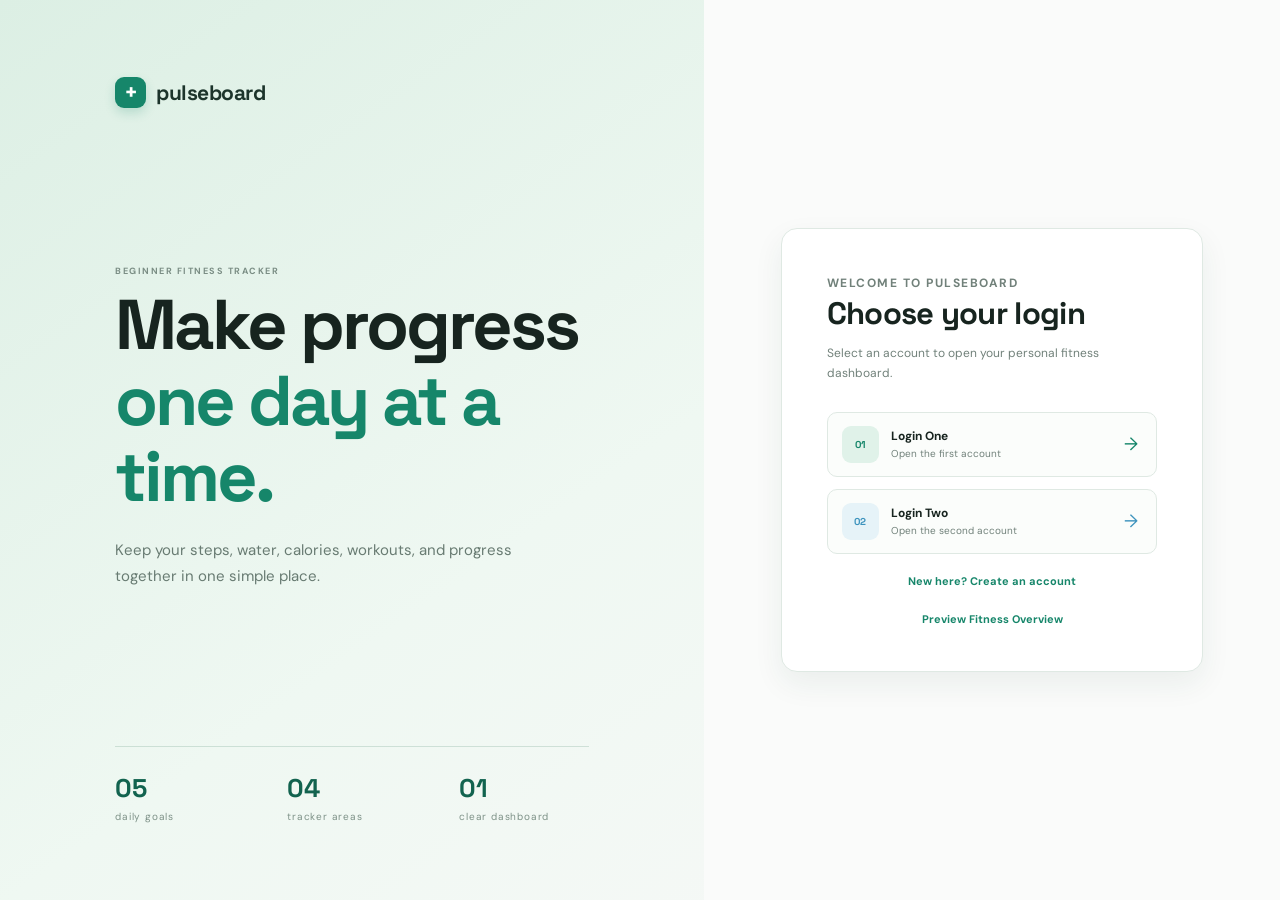
<file: homepage.html>
<!DOCTYPE html>
<html lang="en">
<head>
  <meta charset="UTF-8">
  <meta name="viewport" content="width=device-width, initial-scale=1.0">
  <meta name="description" content="Choose a Pulseboard account to begin tracking your fitness.">
  <title>Welcome | Pulseboard</title>
  <link rel="preconnect" href="https://fonts.googleapis.com">
  <link rel="preconnect" href="https://fonts.gstatic.com" crossorigin>
  <link href="https://fonts.googleapis.com/css2?family=DM+Sans:wght@400;500;600;700&family=Space+Grotesk:wght@500;600;700&display=swap" rel="stylesheet">
  <link rel="stylesheet" href="style.css">
</head>
<body>
  <main class="login-home">
    <section class="login-home-intro" aria-label="Pulseboard introduction">
      <a class="brand" href="homepage.html" aria-label="Pulseboard home"><span class="brand-mark" aria-hidden="true">+</span><span>pulseboard</span></a>
      <div class="login-home-copy">
        <p class="eyebrow">Beginner fitness tracker</p>
        <h1>Make progress<br><span>one day at a time.</span></h1>
        <p>Keep your steps, water, calories, workouts, and progress together in one simple place.</p>
      </div>
      <div class="login-home-stats" aria-label="Tracker features">
        <div><strong>05</strong><span>daily goals</span></div>
        <div><strong>04</strong><span>tracker areas</span></div>
        <div><strong>01</strong><span>clear dashboard</span></div>
      </div>
    </section>

    <section class="login-home-panel" aria-labelledby="welcome-title">
      <div class="login-home-card">
        <p class="eyebrow">Welcome to Pulseboard</p>
        <h2 id="welcome-title">Choose your login</h2>
        <p>Select an account to open your personal fitness dashboard.</p>
        <div class="login-home-options">
          <a class="login-home-option" href="frontend/pages/login-one/index.html"><span class="login-home-option-mark">01</span><span><strong>Login One</strong><small>Open the first account</small></span><span aria-hidden="true">→</span></a>
          <a class="login-home-option" href="frontend/pages/login-two/index.html"><span class="login-home-option-mark">02</span><span><strong>Login Two</strong><small>Open the second account</small></span><span aria-hidden="true">→</span></a>
        </div>
        <a class="signup-home-link" href="signup.html">New here? Create an account</a>
        <a class="login-home-preview" href="events.html">Preview Fitness Overview</a>
      </div>
    </section>
  </main>
</body>
</html>
</file>
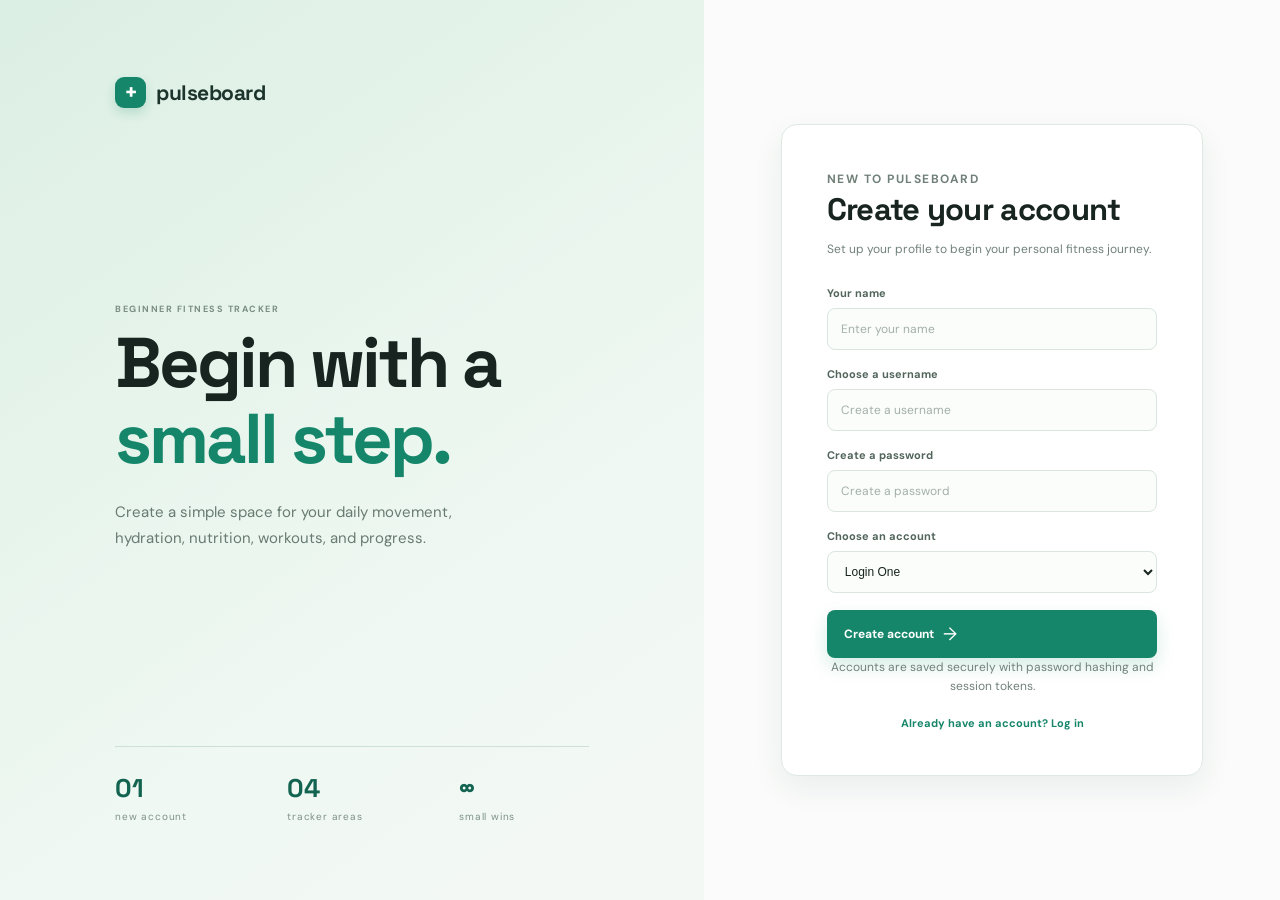
<file: signup.html>
<!DOCTYPE html>
<html lang="en">
<head>
  <meta charset="UTF-8">
  <meta name="viewport" content="width=device-width, initial-scale=1.0">
  <meta name="description" content="Create a new Pulseboard fitness tracker account.">
  <title>Create Account | Pulseboard</title>
  <link rel="preconnect" href="https://fonts.googleapis.com">
  <link rel="preconnect" href="https://fonts.gstatic.com" crossorigin>
  <link href="https://fonts.googleapis.com/css2?family=DM+Sans:wght@400;500;600;700&family=Space+Grotesk:wght@500;600;700&display=swap" rel="stylesheet">
  <link rel="stylesheet" href="style.css">
</head>
<body>
  <main class="login-home">
    <section class="login-home-intro" aria-label="Pulseboard introduction">
      <a class="brand" href="homepage.html" aria-label="Pulseboard home"><span class="brand-mark" aria-hidden="true">+</span><span>pulseboard</span></a>
      <div class="login-home-copy">
        <p class="eyebrow">Beginner fitness tracker</p>
        <h1>Begin with a<br><span>small step.</span></h1>
        <p>Create a simple space for your daily movement, hydration, nutrition, workouts, and progress.</p>
      </div>
      <div class="login-home-stats" aria-label="Tracker features">
        <div><strong>01</strong><span>new account</span></div>
        <div><strong>04</strong><span>tracker areas</span></div>
        <div><strong>∞</strong><span>small wins</span></div>
      </div>
    </section>

    <section class="login-home-panel" aria-labelledby="signup-title">
      <div class="login-home-card signup-card">
        <p class="eyebrow">New to Pulseboard</p>
        <h2 id="signup-title">Create your account</h2>
        <p>Set up your profile to begin your personal fitness journey.</p>
        <form class="signup-form" data-auth-action="signup">
          <div class="field-group"><label for="name">Your name</label><input id="name" name="name" type="text" placeholder="Enter your name" required></div>
          <div class="field-group"><label for="username">Choose a username</label><input id="username" name="username" type="text" placeholder="Create a username" required></div>
          <div class="field-group"><label for="password">Create a password</label><input id="password" name="password" type="password" placeholder="Create a password" required></div>
          <div class="field-group"><label for="account">Choose an account</label><select id="account" name="account"><option value="Login One">Login One</option><option value="Login Two">Login Two</option></select></div>
          <button class="primary-button" type="submit">Create account <span aria-hidden="true">→</span></button>
        </form>
        <p class="signup-note">Accounts are saved securely with password hashing and session tokens.</p>
        <a class="signup-home-link" href="homepage.html">Already have an account? Log in</a>
      </div>
    </section>
  </main>
  <script src="backend/authentication/auth_frontend.js"></script>
</body>
</html>
</file>
<file: style.css>
:root {
  --ink: #17241f;
  --muted: #71817a;
  --line: #dfe9e3;
  --paper: #f3f7f4;
  --white: #ffffff;

  --green: #16866a;
  --green-dark: #126f57;
  --green-soft: #e0f2e9;

  --blue: #3d93bd;
  --blue-soft: #e6f3f8;

  --yellow: #e6a239;
  --yellow-soft: #fff3d9;

  --violet: #8b72c6;
  --violet-soft: #eeeafb;

  --shadow: 0 12px 30px rgba(29, 67, 53, 0.07);
}

* {
  box-sizing: border-box;
}

html {
  scroll-behavior: smooth;
}

body {
  margin: 0;
  color: var(--ink);
  background:
    radial-gradient(circle at 90% -10%, #e3f2e9 0, transparent 32%),
    var(--paper);
  font-family: "DM Sans", sans-serif;
}

button,
input {
  font: inherit;
}

button,
a {
  -webkit-tap-highlight-color: transparent;
}

a {
  color: inherit;
  text-decoration: none;
}

/* =========================
   MAIN LAYOUT
========================= */

.app-shell {
  display: flex;
  min-height: 100vh;
}

.sidebar {
  width: 254px;
  flex: 0 0 254px;
  display: flex;
  flex-direction: column;
  padding: 34px 19px 27px;
  background: rgba(235, 245, 239, 0.96);
  border-right: 1px solid #d8e6de;
}

.main-content {
  flex: 1;
  min-width: 0;
}

/* =========================
   BRAND
========================= */

.brand {
  display: inline-flex;
  align-items: center;
  gap: 10px;
  margin: 0 14px 46px;
  color: #1c342b;
  font: 700 21px "Space Grotesk", sans-serif;
  letter-spacing: -0.5px;
}

.brand-mark {
  display: grid;
  place-items: center;
  width: 31px;
  height: 31px;
  color: white;
  background: var(--green);
  border-radius: 9px;
  box-shadow: 0 5px 11px rgba(22, 134, 106, 0.2);
  font-size: 23px;
}

/* =========================
   PROFILE
========================= */

.profile-summary {
  display: flex;
  align-items: center;
  gap: 11px;
  margin: 0 10px 29px;
  padding-bottom: 24px;
  border-bottom: 1px solid #dce8e1;
}

.avatar {
  display: grid;
  place-items: center;
  width: 40px;
  height: 40px;
  flex: 0 0 40px;
  color: #1a664f;
  background: #c8e7d8;
  border-radius: 50%;
  font-size: 12px;
  font-weight: 700;
}

.profile-summary strong,
.profile-summary span {
  display: block;
}

.profile-summary strong {
  font-size: 13px;
}

.profile-summary span {
  margin-top: 3px;
  color: var(--muted);
  font-size: 11px;
}

/* =========================
   NAVIGATION
========================= */

.nav-links {
  display: grid;
  gap: 5px;
}

.nav-link {
  display: flex;
  align-items: center;
  gap: 13px;
  min-height: 46px;
  padding: 0 13px;
  color: #60706f;
  border: 1px solid transparent;
  border-radius: 9px;
  font-size: 13px;
  font-weight: 600;
  transition: color 0.2s, background 0.2s, border-color 0.2s;
}

.nav-link:hover {
  color: var(--green-dark);
  background: #e5f3eb;
  border-color: #d4e9dd;
}

.nav-link.active {
  color: var(--green-dark);
  background: #d7eee1;
  border-color: #c5e3d4;
  box-shadow: inset 3px 0 var(--green);
}

.nav-icon {
  display: inline-grid;
  place-items: center;
  width: 19px;
  color: currentColor;
  font-size: 20px;
  font-weight: 400;
}

.sidebar-footer {
  margin-top: auto;
}

.prototype-note {
  margin: 0 13px;
  padding-top: 18px;
  color: #8b9893;
  border-top: 1px solid #d8e6de;
  font-size: 10px;
  line-height: 1.5;
}

/* =========================
   TOP BAR
========================= */

.topbar {
  display: flex;
  align-items: center;
  justify-content: space-between;
  height: 72px;
  padding: 0 clamp(22px, 5.2%, 76px);
  background: rgba(255, 255, 255, 0.8);
  border-bottom: 1px solid var(--line);
  backdrop-filter: blur(10px);
}

.breadcrumb {
  display: flex;
  gap: 10px;
  color: #a1aaa9;
  font-size: 11px;
}

.breadcrumb b {
  color: #d2d9d6;
  font-weight: 400;
}

.breadcrumb strong {
  color: #556361;
  font-weight: 600;
}

.topbar-actions {
  display: flex;
  align-items: center;
  gap: 14px;
}

.profile-button {
  display: flex;
  align-items: center;
  gap: 8px;
  padding: 5px 8px 5px 5px;
  color: #475754;
  background: transparent;
  border: 1px solid transparent;
  border-radius: 24px;
  cursor: pointer;
  font-size: 12px;
  font-weight: 600;
  transition: background 0.2s, border-color 0.2s;
}

.profile-button:hover {
  background: #eef7f1;
  border-color: #d9e9df;
}

.avatar-small {
  width: 29px;
  height: 29px;
  flex-basis: 29px;
  font-size: 9px;
}

.mobile-menu {
  display: none;
  color: var(--ink);
  background: none;
  border: 0;
  cursor: pointer;
  font-size: 20px;
}

/* =========================
   CONTENT
========================= */

.content-wrap {
  max-width: 1440px;
  margin: 0 auto;
  padding: clamp(39px, 5vw, 68px)
    clamp(22px, 5.2%, 76px) 76px;
}

.welcome-row {
  display: flex;
  align-items: end;
  justify-content: space-between;
  margin-bottom: 35px;
}

.eyebrow {
  margin: 0 0 10px;
  color: #7a8d84;
  font-size: 9px;
  font-weight: 700;
  letter-spacing: 1.5px;
  text-transform: uppercase;
}

h1,
h2 {
  font-family: "Space Grotesk", sans-serif;
}

h1 {
  margin: 0 0 11px;
  font-size: clamp(32px, 3.2vw, 44px);
  letter-spacing: -2.1px;
  line-height: 1.08;
}

h2 {
  margin: 0;
  font-size: 20px;
  letter-spacing: -0.7px;
}

p {
  margin-top: 0;
}

.accent {
  color: var(--green);
}

.intro {
  margin-bottom: 0;
  color: #7d8d86;
  font-size: 14px;
}

/* =========================
   LOGIN OPTIONS
========================= */

.login-options {
  display: grid;
  grid-template-columns: minmax(180px, 0.55fr) 1fr;
  align-items: center;
  gap: 35px;
  margin-bottom: 20px;
  padding: 20px 22px;
  background: rgba(255, 255, 255, 0.7);
  border: 1px solid var(--line);
  border-radius: 14px;
  box-shadow: 0 7px 20px rgba(29, 67, 53, 0.035);
}

.login-options-heading h2 {
  font-size: 18px;
}

.login-option-links {
  display: grid;
  grid-template-columns: repeat(2, minmax(0, 1fr));
  gap: 12px;
}

.login-option {
  display: grid;
  grid-template-columns: 35px 1fr 18px;
  align-items: center;
  gap: 11px;
  min-width: 0;
  padding: 13px 14px;
  background: white;
  border: 1px solid var(--line);
  border-radius: 10px;
  transition: transform 0.2s, border-color 0.2s, box-shadow 0.2s;
}

.login-option:hover {
  transform: translateY(-2px);
  border-color: #bddbc9;
  box-shadow: 0 9px 18px rgba(29, 67, 53, 0.08);
}

.login-option-mark {
  display: grid;
  place-items: center;
  width: 35px;
  height: 35px;
  color: var(--green);
  background: var(--green-soft);
  border-radius: 9px;
  font: 700 10px "Space Grotesk", sans-serif;
}

.login-two .login-option-mark {
  color: var(--blue);
  background: var(--blue-soft);
}

.login-option strong,
.login-option small {
  display: block;
}

.login-option strong {
  color: var(--ink);
  font-size: 11px;
}

.login-option small {
  margin-top: 3px;
  overflow: hidden;
  color: var(--muted);
  font-size: 9px;
  text-overflow: ellipsis;
  white-space: nowrap;
}

.login-arrow {
  color: var(--green);
  font-size: 18px;
}

.login-two .login-arrow {
  color: var(--blue);
}

/* =========================
   STAT CARDS
========================= */

.stats-grid {
  display: grid;
  grid-template-columns: repeat(4, 1fr);
  gap: 16px;
  margin-bottom: 20px;
}

.stat-card,
.panel {
  background: var(--white);
  border: 1px solid var(--line);
  border-radius: 14px;
  box-shadow: var(--shadow);
}

.stat-card {
  min-height: 184px;
  padding: 21px 21px 18px;
  border-top: 3px solid var(--green);
  transition: transform 0.2s, box-shadow 0.2s;
}

.stat-card:hover {
  transform: translateY(-3px);
  box-shadow: 0 16px 34px rgba(29, 67, 53, 0.1);
}

.water-card {
  border-top-color: var(--blue);
}

.calories-card {
  border-top-color: var(--yellow);
}

.workout-card {
  border-top-color: var(--violet);
}

.card-topline,
.panel-heading,
.chart-footer {
  display: flex;
  align-items: center;
  justify-content: space-between;
}

.stat-icon {
  display: grid;
  place-items: center;
  width: 31px;
  height: 31px;
  color: var(--green);
  background: var(--green-soft);
  border-radius: 9px;
  font-size: 18px;
}

.water-card .stat-icon {
  color: var(--blue);
  background: var(--blue-soft);
}

.calories-card .stat-icon {
  color: var(--yellow);
  background: var(--yellow-soft);
}

.workout-card .stat-icon {
  color: var(--violet);
  background: var(--violet-soft);
}

.status-pill {
  padding: 6px 9px;
  border-radius: 20px;
  font-size: 9px;
  font-weight: 700;
}

.status-pill.good {
  color: #208365;
  background: var(--green-soft);
}

.status-pill.cool {
  color: #317c9d;
  background: var(--blue-soft);
}

.status-pill.warm {
  color: #9e6b18;
  background: var(--yellow-soft);
}

.status-pill.violet {
  color: #735bb0;
  background: var(--violet-soft);
}

.stat-label {
  margin: 21px 0 6px;
  color: #71817a;
  font-size: 12px;
}

.stat-value {
  font: 700 25px "Space Grotesk", sans-serif;
  letter-spacing: -0.8px;
}

.stat-value small {
  color: #a0aaa8;
  font: 500 10px "DM Sans", sans-serif;
  letter-spacing: 0;
}

.progress-track {
  height: 6px;
  margin: 17px 0 9px;
  overflow: hidden;
  background: #eaf1ed;
  border-radius: 5px;
}

.progress-track span {
  display: block;
  width: 0;
  height: 100%;
  background: var(--green);
  border-radius: inherit;
  transition: width 0.4s ease;
}

.water-card .progress-track span {
  background: var(--blue);
}

.calories-card .progress-track span {
  background: var(--yellow);
}

.workout-card .progress-track span {
  background: var(--violet);
}

.stat-note {
  margin: 0;
  color: #98a3a0;
  font-size: 10px;
}

/* =========================
   DASHBOARD PANELS
========================= */

.dashboard-grid {
  display: grid;
  grid-template-columns: minmax(0, 1.16fr) minmax(300px, 0.84fr);
  gap: 20px;
}

.panel {
  padding: 27px 27px 25px;
  transition: box-shadow 0.2s;
}

.panel:hover {
  box-shadow: 0 16px 34px rgba(29, 67, 53, 0.1);
}

.panel-heading {
  margin-bottom: 25px;
}

.period-label {
  color: #71817a;
  font-size: 11px;
  font-weight: 600;
}

/* =========================
   CHART
========================= */

.chart-area {
  display: flex;
  height: 194px;
  padding: 0 2px;
  background: repeating-linear-gradient(
    to bottom,
    transparent 0,
    transparent 36px,
    #edf1f0 37px
  );
}

.chart-y-axis {
  display: flex;
  flex-direction: column;
  justify-content: space-between;
  width: 29px;
  padding: 2px 0 24px;
  color: #adb7b4;
  font-size: 9px;
}

.chart-bars {
  display: flex;
  align-items: end;
  justify-content: space-around;
  flex: 1;
  gap: 7px;
  padding: 0 2px 0 10px;
}

.bar-column {
  display: flex;
  align-items: center;
  flex-direction: column;
  justify-content: end;
  height: 100%;
  flex: 1;
  gap: 10px;
  color: #a0aaa7;
  font-size: 9px;
}

.bar {
  position: relative;
  width: min(28px, 72%);
  min-height: 12px;
  background: #b9dfce;
  border-radius: 5px 5px 2px 2px;
  transition: height 0.3s ease;
}

.bar-column.today .bar {
  background: var(--green);
  box-shadow: 0 7px 12px rgba(22, 134, 106, 0.18);
}

.bar b {
  position: absolute;
  top: -22px;
  left: 50%;
  color: var(--green);
  transform: translateX(-50%);
  font: 700 9px "DM Sans", sans-serif;
  white-space: nowrap;
}

.chart-footer {
  margin-top: 22px;
  color: #81908c;
  font-size: 10px;
}

.chart-footer span {
  display: flex;
  align-items: center;
  gap: 7px;
}

.legend-dot {
  width: 7px;
  height: 7px;
  background: var(--green);
  border-radius: 50%;
}

.chart-footer strong {
  color: var(--ink);
  font: 700 16px "Space Grotesk", sans-serif;
}

.chart-footer small {
  color: #9aa5a2;
  font: 400 10px "DM Sans", sans-serif;
}

/* =========================
   GOALS
========================= */

.goal-count {
  color: var(--green);
  font-size: 11px;
  font-weight: 700;
}

.goal-list {
  display: grid;
  gap: 12px;
}

.goal-item {
  display: grid;
  grid-template-columns: 19px minmax(0, 1fr) auto;
  align-items: center;
  gap: 10px;
  min-height: 25px;
  color: #52615d;
  cursor: pointer;
  font-size: 12px;
}

.goal-item input {
  position: absolute;
  opacity: 0;
  pointer-events: none;
}

.checkmark {
  display: grid;
  place-items: center;
  width: 19px;
  height: 19px;
  color: transparent;
  background: white;
  border: 1px solid #d4dfdb;
  border-radius: 6px;
  font-size: 11px;
  transition: background 0.2s, border-color 0.2s;
}

.goal-item:hover .checkmark {
  border-color: var(--green);
}

.goal-item.completed .checkmark {
  color: white;
  background: var(--green);
  border-color: var(--green);
}

.goal-item.completed > span:nth-child(3) {
  color: #9ba7a3;
  text-decoration: line-through;
}

.goal-item small {
  color: #9ba7a3;
  font-size: 9px;
}

/* =========================
   ACTIVITY
========================= */

.activity-panel,
.user-info-panel {
  min-height: 254px;
}

.text-link {
  color: var(--green);
  font-size: 11px;
  font-weight: 700;
}

.text-link span {
  margin-left: 4px;
  font-size: 16px;
}

.activity-list {
  display: grid;
}

.activity-row {
  display: grid;
  grid-template-columns: 34px 1fr auto;
  align-items: center;
  gap: 12px;
  padding: 14px 8px;
  margin: 0 -8px;
  border-bottom: 1px solid #eef2f0;
  border-radius: 8px;
  transition: background 0.2s;
}

.activity-row:hover {
  background: #fbfdfb;
}

.activity-row:last-child {
  border-bottom: 0;
}

.activity-icon {
  display: grid;
  place-items: center;
  width: 34px;
  height: 34px;
  border-radius: 9px;
  font-size: 17px;
}

.activity-icon.walk {
  color: var(--green);
  background: var(--green-soft);
}

.activity-icon.water {
  color: var(--blue);
  background: var(--blue-soft);
}

.activity-icon.workout {
  color: var(--violet);
  background: var(--violet-soft);
}

.activity-row strong,
.activity-row small {
  display: block;
}

.activity-row strong {
  font-size: 11px;
}

.activity-row small {
  margin-top: 4px;
  color: #9ba6a3;
  font-size: 9px;
}

.activity-row b {
  color: #6d7b76;
  font-size: 10px;
  font-weight: 700;
}

/* =========================
   USER INFO
========================= */

.user-info-content {
  display: flex;
  align-items: center;
  gap: 12px;
  padding: 8px 0;
}

.user-info-content .avatar {
  width: 48px;
  height: 48px;
  flex-basis: 48px;
}

.user-info-content strong {
  display: block;
  font-size: 13px;
}

.user-info-content p {
  margin: 4px 0 0;
  color: #98a3a0;
  font-size: 10px;
}

/* =========================
   BUTTONS / FOCUS
========================= */

.primary-button {
  display: inline-flex;
  align-items: center;
  gap: 9px;
  padding: 12px 17px;
  color: white;
  background: var(--green);
  border: 0;
  border-radius: 8px;
  box-shadow: 0 8px 18px rgba(28, 155, 117, 0.18);
  cursor: pointer;
  font-size: 12px;
  font-weight: 700;
  transition: transform 0.2s, background 0.2s;
}

.primary-button:hover {
  background: #147e5e;
  transform: translateY(-2px);
}

.primary-button span {
  font-size: 18px;
  font-weight: 400;
}

.select-button {
  padding: 9px 11px;
  color: #62746b;
  background: #f6faf7;
  border: 1px solid #dce8e1;
  border-radius: 6px;
  cursor: pointer;
  font-size: 10px;
  transition: background 0.2s, border-color 0.2s;
}

.select-button:hover {
  background: #eaf5ee;
  border-color: #cce3d5;
}

.select-button span {
  margin-left: 8px;
}

button:focus-visible,
a:focus-visible,
.goal-item:has(input:focus-visible) {
  outline: 2px solid var(--green);
  outline-offset: 3px;
}

/* =========================
   LOGIN HOME
========================= */

.login-home {
  min-height: 100vh;
  display: grid;
  grid-template-columns: minmax(0, 1.1fr) minmax(390px, 0.9fr);
  background:
    radial-gradient(circle at 15% 8%, #e4f3e9 0, transparent 30%),
    var(--paper);
}

.login-home-intro {
  display: flex;
  flex-direction: column;
  justify-content: space-between;
  padding: clamp(32px, 6vw, 80px) clamp(28px, 9vw, 130px);
  background: linear-gradient(
    145deg,
    #dcefe4 0%,
    #eff8f2 65%,
    rgba(247, 250, 248, 0.35) 100%
  );
}

.login-home .brand {
  margin: 0;
}

.login-home-copy {
  max-width: 560px;
  margin: auto 0;
  padding: 60px 0;
}

.login-home-copy h1 {
  max-width: 540px;
  font-size: clamp(42px, 5.5vw, 72px);
  letter-spacing: -3px;
}

.login-home-copy h1 span {
  color: var(--green);
}

.login-home-copy p:last-child {
  max-width: 410px;
  margin: 23px 0 0;
  color: #687b72;
  font-size: 15px;
  line-height: 1.7;
}

.login-home-stats {
  display: flex;
  gap: clamp(24px, 5vw, 62px);
  padding-top: 25px;
  border-top: 1px solid rgba(67, 125, 101, 0.2);
}

.login-home-stats div {
  min-width: 110px;
}

.login-home-stats strong,
.login-home-stats span {
  display: block;
}

.login-home-stats strong {
  color: #12634f;
  font: 700 clamp(24px, 2vw, 32px) "Space Grotesk", sans-serif;
}

.login-home-stats span {
  margin-top: 6px;
  color: #7d9187;
  font-size: 10px;
  letter-spacing: 0.08em;
  text-transform: lowercase;
}

.login-home-panel {
  display: grid;
  place-items: center;
  padding: 38px clamp(22px, 6vw, 95px);
  background: rgba(255, 255, 255, 0.58);
}

.login-home-card {
  width: min(100%, 430px);
  padding: clamp(28px, 4vw, 45px);
  background: white;
  border: 1px solid var(--line);
  border-radius: 16px;
  box-shadow: var(--shadow);
}

.login-home-card h2 {
  margin: 0 0 11px;
  font-size: clamp(25px, 3vw, 31px);
}

.login-home-card > p {
  margin: 0;
  color: var(--muted);
  font-size: 12px;
  line-height: 1.6;
}

.login-home-options {
  display: grid;
  gap: 12px;
  margin-top: 29px;
}

.login-home-option {
  display: grid;
  grid-template-columns: 37px 1fr 18px;
  align-items: center;
  gap: 12px;
  padding: 13px 14px;
  background: #fbfdfb;
  border: 1px solid var(--line);
  border-radius: 10px;
  transition: transform 0.2s, border-color 0.2s, box-shadow 0.2s;
}

.login-home-option:hover {
  transform: translateY(-2px);
  border-color: #bddbc9;
  box-shadow: 0 9px 18px rgba(29, 67, 53, 0.08);
}

.login-home-option-mark {
  display: grid;
  place-items: center;
  width: 37px;
  height: 37px;
  color: var(--green);
  background: var(--green-soft);
  border-radius: 9px;
  font: 700 10px "Space Grotesk", sans-serif;
}

.login-home-option:nth-child(2) .login-home-option-mark {
  color: var(--blue);
  background: var(--blue-soft);
}

.login-home-option strong,
.login-home-option small {
  display: block;
}

.login-home-option strong {
  font-size: 12px;
}

.login-home-option small {
  margin-top: 3px;
  color: var(--muted);
  font-size: 10px;
}

.login-home-option > span:last-child {
  color: var(--green);
  font-size: 18px;
}

.login-home-option:nth-child(2) > span:last-child {
  color: var(--blue);
}

.login-home-preview {
  display: block;
  margin-top: 24px;
  color: var(--green);
  text-align: center;
  font-size: 11px;
  font-weight: 700;
}

.login-home-preview:hover {
  color: #12634f;
  text-decoration: underline;
}

/* =========================
   SIGNUP
========================= */

.signup-card {
  width: min(100%, 450px);
}

.signup-form {
  display: grid;
  gap: 17px;
  margin-top: 27px;
}

.signup-form .field-group {
  display: grid;
  gap: 8px;
}

.signup-form label {
  color: #51655b;
  font-size: 11px;
  font-weight: 700;
}

.signup-form input,
.signup-form select {
  width: 100%;
  padding: 12px 13px;
  color: var(--ink);
  background: #fbfdfb;
  border: 1px solid #d9e5dd;
  border-radius: 8px;
  outline: 0;
  font-size: 12px;
}

.signup-form input::placeholder {
  color: #a3b0aa;
}

.signup-form input:focus,
.signup-form select:focus {
  background: white;
  border-color: var(--green);
  box-shadow: 0 0 0 4px rgba(22, 134, 106, 0.1);
}

.signup-note {
  margin: 17px 0 0;
  color: #98a3a0;
  font-size: 10px;
  line-height: 1.5;
  text-align: center;
}

.signup-home-link {
  display: block;
  margin-top: 20px;
  color: var(--green);
  text-align: center;
  font-size: 11px;
  font-weight: 700;
}

.signup-home-link:hover {
  color: #12634f;
  text-decoration: underline;
}

/* =========================
   EMPTY STATE
========================= */

.empty-screen .welcome-row {
  margin-bottom: 29px;
}

.preview-badge {
  display: inline-flex;
  align-items: center;
  gap: 7px;
  padding: 7px 10px;
  color: #58766a;
  background: #e8f3ed;
  border: 1px solid #d7e9de;
  border-radius: 20px;
  font-size: 10px;
  font-weight: 700;
}

.preview-badge i {
  width: 6px;
  height: 6px;
  background: #8fb5a1;
  border-radius: 50%;
}

.empty-screen .stat-card {
  min-height: 177px;
}

.empty-screen .stat-value {
  color: #9ba9a2;
}

.empty-screen .stat-value small {
  color: #b6c0bb;
}

.empty-screen .progress-track span {
  width: 0 !important;
  background: #cbd9d2;
}

.empty-state {
  display: grid;
  place-items: center;
  min-height: 194px;
  padding: 22px;
  text-align: center;
}

.empty-state-icon {
  display: grid;
  place-items: center;
  width: 42px;
  height: 42px;
  margin-bottom: 14px;
  color: var(--green);
  background: var(--green-soft);
  border-radius: 12px;
  font-size: 23px;
}

.empty-state h3 {
  margin: 0 0 7px;
  color: var(--ink);
  font: 600 16px "Space Grotesk", sans-serif;
}

.empty-state p {
  max-width: 275px;
  margin: 0;
  color: var(--muted);
  font-size: 11px;
  line-height: 1.6;
}

.empty-state .primary-button {
  margin-top: 17px;
}

.empty-goals {
  grid-column: 1 / -1;
}

.empty-goals .panel-heading {
  margin-bottom: 0;
}

.empty-goals .empty-state {
  min-height: 155px;
}

.empty-activity {
  min-height: 300px;
}

/* =========================
   TABLET
========================= */

@media (max-width: 1050px) {
  .sidebar {
    width: 224px;
    flex-basis: 224px;
  }

  .stats-grid {
    grid-template-columns: repeat(2, 1fr);
  }

  .dashboard-grid {
    grid-template-columns: 1fr;
  }

  .progress-panel,
  .goals-panel,
  .activity-panel,
  .user-info-panel {
    min-height: 0;
  }
}

/* =========================
   SMALL LAPTOP
========================= */

@media (min-width: 901px) and (max-width: 1150px) {
  .content-wrap {
    padding-left: 35px;
    padding-right: 35px;
  }

  .topbar {
    padding-left: 35px;
    padding-right: 35px;
  }

  .stat-card {
    padding-left: 16px;
    padding-right: 16px;
  }

  .stat-value {
    font-size: 22px;
  }

  .stat-value small {
    font-size: 9px;
  }
}

/* =========================
   TABLET NAV
========================= */

@media (min-width: 681px) and (max-width: 900px) {
  .sidebar {
    display: none;
  }

  .mobile-menu {
    display: block;
  }

  .topbar {
    padding: 0 32px;
  }

  .content-wrap {
    padding: 45px 32px 64px;
  }

  .dashboard-grid {
    grid-template-columns: 1fr;
  }
}

/* =========================
   MOBILE
========================= */

@media (max-width: 680px) {
  .sidebar {
    display: none;
  }

  .sidebar.is-open {
    position: fixed;
    z-index: 10;
    top: 0;
    bottom: 0;
    left: 0;
    display: flex;
    width: min(280px, 84vw);
    box-shadow: 18px 0 35px rgba(26, 55, 43, 0.16);
  }

  .mobile-menu {
    display: block;
  }

  .topbar {
    height: 66px;
    padding: 0 18px;
  }

  .breadcrumb {
    margin-right: auto;
    margin-left: 14px;
  }

  .profile-button > span:not(.avatar) {
    display: none;
  }

  .topbar-actions {
    gap: 8px;
  }

  .content-wrap {
    padding: 34px 18px 52px;
  }

  .welcome-row {
    align-items: flex-start;
    flex-direction: column;
    margin-bottom: 28px;
    gap: 0;
  }

  h1 {
    font-size: 34px;
    letter-spacing: -1.7px;
  }

  .intro {
    font-size: 13px;
  }

  .login-options {
    grid-template-columns: 1fr;
    gap: 16px;
    margin-bottom: 16px;
    padding: 18px;
  }

  .login-option-links {
    grid-template-columns: 1fr;
  }

  .stats-grid {
    grid-template-columns: 1fr;
    gap: 12px;
  }

  .stat-card {
    min-height: 168px;
    padding: 18px;
  }

  .stat-label {
    margin-top: 17px;
  }

  .stat-value {
    font-size: 23px;
  }

  .dashboard-grid {
    gap: 12px;
  }

  .panel {
    padding: 21px 18px;
  }

  .chart-area {
    height: 175px;
  }

  .chart-bars {
    gap: 2px;
    padding-left: 4px;
  }

  .bar {
    width: 50%;
  }

  .chart-footer {
    align-items: flex-end;
    gap: 12px;
  }

  .chart-footer strong {
    text-align: right;
  }

  .activity-row {
    grid-template-columns: 32px 1fr;
    padding: 12px 0;
  }

  .activity-row b {
    grid-column: 2;
    margin-top: -7px;
    font-size: 9px;
  }

  .user-info-panel {
    min-height: 0;
  }

  .empty-screen .welcome-row {
    gap: 14px;
  }

  .empty-state {
    min-height: 180px;
  }

  .empty-goals {
    grid-column: auto;
  }

  .empty-goals .empty-state {
    min-height: 160px;
  }

  .login-home {
    grid-template-columns: 1fr;
  }

  .login-home-intro {
    min-height: 450px;
    padding: 34px clamp(24px, 7vw, 70px);
  }

  .login-home-copy {
    padding: 75px 0 55px;
  }

  .login-home-panel {
    min-height: 500px;
    padding: 48px 24px 60px;
  }
}

/* =========================
   VERY SMALL MOBILE
========================= */

@media (max-width: 480px) {
  .login-home-intro {
    min-height: 390px;
    padding: 25px 21px;
  }

  .login-home-copy {
    padding: 56px 0 40px;
  }

  .login-home-copy h1 {
    letter-spacing: -2px;
  }

  .login-home-copy p:last-child {
    margin-top: 17px;
    font-size: 13px;
  }

  .login-home-stats {
    gap: 20px;
  }

  .login-home-stats strong {
    font-size: 18px;
  }

  .login-home-stats span {
    font-size: 9px;
  }

  .login-home-panel {
    padding: 34px 18px 48px;
  }

  .login-home-card {
    padding: 27px 21px;
  }
}
</file>
<file: frontend/pages/login-one/style.css>
:root {
  --ink: #17241f;
  --muted: #71817a;
  --line: #dfe9e3;
  --paper: #f3f7f4;
  --white: #ffffff;
  --green: #16866a;
  --green-dark: #12634f;
  --green-soft: #e0f2e9;
  --yellow: #e6a239;
  --shadow: 0 20px 55px rgba(26, 68, 52, .1);
}

* { box-sizing: border-box; }
body { min-height: 100vh; margin: 0; color: var(--ink); background: radial-gradient(circle at 12% 4%, #e3f2e9 0, transparent 28%), var(--paper); font-family: "DM Sans", sans-serif; }
a { color: inherit; text-decoration: none; }
button, input { font: inherit; }
button, a { -webkit-tap-highlight-color: transparent; }
.login-page { display: grid; grid-template-columns: minmax(0, 1.05fr) minmax(420px, .95fr); min-height: 100vh; }
.welcome-panel { display: flex; flex-direction: column; justify-content: space-between; padding: clamp(32px, 5vw, 72px) clamp(30px, 8vw, 120px); background: linear-gradient(145deg, #dcefe4 0%, #eef7f1 58%, rgba(243,247,244,.2) 100%); }
.brand { display: inline-flex; align-items: center; gap: 10px; width: fit-content; color: #1c342b; font: 700 21px "Space Grotesk", sans-serif; letter-spacing: -.5px; }
.brand-mark { display: grid; place-items: center; width: 31px; height: 31px; color: var(--white); background: var(--green); border-radius: 8px; box-shadow: 0 5px 11px rgba(22, 134, 106, .2); font-size: 23px; line-height: 1; }
.welcome-copy { max-width: 520px; margin: auto 0; padding: 80px 0; }
.eyebrow { margin: 0 0 10px; color: #7a8d84; font-size: 9px; font-weight: 700; letter-spacing: 1.5px; text-transform: uppercase; }
h1, h2 { margin: 0; font-family: "Space Grotesk", sans-serif; letter-spacing: -1.8px; }
h1 { font-size: clamp(42px, 5vw, 70px); line-height: .99; }
h1 span { color: var(--green); }
.welcome-copy > p:last-child { max-width: 370px; margin: 24px 0 0; color: #687b72; font-size: 15px; line-height: 1.7; }
.welcome-stats { display: flex; gap: clamp(24px, 5vw, 62px); padding-top: 25px; border-top: 1px solid rgba(67, 125, 101, .2); }
.welcome-stats strong, .welcome-stats span { display: block; }
.welcome-stats strong { color: var(--green-dark); font: 700 21px "Space Grotesk", sans-serif; }
.welcome-stats span { margin-top: 4px; color: #7d9187; font-size: 10px; }
.login-panel { display: grid; place-items: center; padding: 38px clamp(22px, 6vw, 95px); background: rgba(255,255,255,.56); }
.login-card { width: min(100%, 410px); padding: clamp(28px, 4vw, 45px); background: var(--white); border: 1px solid var(--line); border-radius: 16px; box-shadow: var(--shadow); }
.account-badge { display: inline-flex; margin-bottom: 34px; padding: 7px 10px; color: #20775d; background: var(--green-soft); border-radius: 20px; font-size: 10px; font-weight: 700; }
.login-heading h2 { margin-bottom: 11px; font-size: clamp(25px, 3vw, 31px); line-height: 1.08; }
.login-heading > p:last-child { margin: 0; color: var(--muted); font-size: 12px; line-height: 1.6; }
.login-form { display: grid; gap: 19px; margin-top: 32px; }
.field-group { display: grid; gap: 8px; }
.field-group label { color: #51655b; font-size: 11px; font-weight: 700; }
.field-group input { width: 100%; padding: 13px 14px; color: var(--ink); background: #fbfdfb; border: 1px solid #d9e5dd; border-radius: 8px; outline: 0; font-size: 12px; transition: border-color .2s, box-shadow .2s, background .2s; }
.field-group input::placeholder { color: #a3b0aa; }
.field-group input:focus { background: var(--white); border-color: var(--green); box-shadow: 0 0 0 4px rgba(22, 134, 106, .1); }
.login-button { display: flex; align-items: center; justify-content: space-between; width: 100%; margin-top: 5px; padding: 13px 15px 13px 17px; color: var(--white); background: var(--green); border: 0; border-radius: 8px; box-shadow: 0 8px 16px rgba(22, 134, 106, .2); cursor: pointer; font-size: 12px; font-weight: 700; transition: background .2s, transform .2s; }
.login-button:hover { background: var(--green-dark); transform: translateY(-1px); }
.login-button span { font-size: 18px; font-weight: 400; }
.home-link { display: block; margin-top: 23px; color: var(--green); text-align: center; font-size: 11px; font-weight: 700; }
.home-link:hover { color: var(--green-dark); text-decoration: underline; }
.account-label { margin: 22px 0 0; color: #92a099; font-size: 10px; text-align: center; }
.account-label strong { color: #61756b; }
button:focus-visible, a:focus-visible { outline: 2px solid var(--green); outline-offset: 3px; }
@media (max-width: 900px) { .login-page { grid-template-columns: 1fr; }.welcome-panel { min-height: 390px; padding: 34px clamp(24px, 7vw, 70px); }.welcome-copy { margin: 0; padding: 74px 0 55px; }.welcome-stats { padding-top: 20px; }.login-panel { min-height: 590px; padding: 48px 24px 60px; } }
@media (max-width: 480px) { .welcome-panel { min-height: 355px; padding: 25px 21px; }.welcome-copy { padding: 52px 0 40px; }.welcome-copy > p:last-child { margin-top: 17px; font-size: 13px; }.welcome-stats { gap: 20px; }.welcome-stats strong { font-size: 18px; }.welcome-stats span { font-size: 9px; }.login-panel { padding: 34px 18px 48px; }.login-card { padding: 27px 21px; }.account-badge { margin-bottom: 27px; } }
</file>
<file: frontend/pages/login-two/style.css>
:root {
  --ink: #17241f;
  --muted: #71817a;
  --line: #dfe9e3;
  --paper: #f3f7f4;
  --white: #ffffff;
  --green: #16866a;
  --green-dark: #12634f;
  --green-soft: #e0f2e9;
  --shadow: 0 20px 55px rgba(26, 68, 52, .1);
}

* { box-sizing: border-box; }
body { min-height: 100vh; margin: 0; color: var(--ink); background: radial-gradient(circle at 12% 4%, #e3f2e9 0, transparent 28%), var(--paper); font-family: "DM Sans", sans-serif; }
a { color: inherit; text-decoration: none; }
button, input { font: inherit; }
button, a { -webkit-tap-highlight-color: transparent; }
.login-page { display: grid; grid-template-columns: minmax(0, 1.05fr) minmax(420px, .95fr); min-height: 100vh; }
.welcome-panel { display: flex; flex-direction: column; justify-content: space-between; padding: clamp(32px, 5vw, 72px) clamp(30px, 8vw, 120px); background: linear-gradient(145deg, #dcefe4 0%, #eef7f1 58%, rgba(243,247,244,.2) 100%); }
.brand { display: inline-flex; align-items: center; gap: 10px; width: fit-content; color: #1c342b; font: 700 21px "Space Grotesk", sans-serif; letter-spacing: -.5px; }
.brand-mark { display: grid; place-items: center; width: 31px; height: 31px; color: var(--white); background: var(--green); border-radius: 8px; box-shadow: 0 5px 11px rgba(22, 134, 106, .2); font-size: 23px; line-height: 1; }
.welcome-copy { max-width: 520px; margin: auto 0; padding: 80px 0; }
.eyebrow { margin: 0 0 10px; color: #7a8d84; font-size: 9px; font-weight: 700; letter-spacing: 1.5px; text-transform: uppercase; }
h1, h2 { margin: 0; font-family: "Space Grotesk", sans-serif; letter-spacing: -1.8px; }
h1 { font-size: clamp(42px, 5vw, 70px); line-height: .99; }
h1 span { color: var(--green); }
.welcome-copy > p:last-child { max-width: 370px; margin: 24px 0 0; color: #687b72; font-size: 15px; line-height: 1.7; }
.welcome-stats { display: flex; gap: clamp(24px, 5vw, 62px); padding-top: 25px; border-top: 1px solid rgba(67, 125, 101, .2); }
.welcome-stats strong, .welcome-stats span { display: block; }
.welcome-stats strong { color: var(--green-dark); font: 700 21px "Space Grotesk", sans-serif; }
.welcome-stats span { margin-top: 4px; color: #7d9187; font-size: 10px; }
.login-panel { display: grid; place-items: center; padding: 38px clamp(22px, 6vw, 95px); background: rgba(255,255,255,.56); }
.login-card { width: min(100%, 410px); padding: clamp(28px, 4vw, 45px); background: var(--white); border: 1px solid var(--line); border-radius: 16px; box-shadow: var(--shadow); }
.account-badge { display: inline-flex; margin-bottom: 34px; padding: 7px 10px; color: #20775d; background: var(--green-soft); border-radius: 20px; font-size: 10px; font-weight: 700; }
.login-heading h2 { margin-bottom: 11px; font-size: clamp(25px, 3vw, 31px); line-height: 1.08; }
.login-heading > p:last-child { margin: 0; color: var(--muted); font-size: 12px; line-height: 1.6; }
.login-form { display: grid; gap: 19px; margin-top: 32px; }
.field-group { display: grid; gap: 8px; }
.field-group label { color: #51655b; font-size: 11px; font-weight: 700; }
.field-group input { width: 100%; padding: 13px 14px; color: var(--ink); background: #fbfdfb; border: 1px solid #d9e5dd; border-radius: 8px; outline: 0; font-size: 12px; transition: border-color .2s, box-shadow .2s, background .2s; }
.field-group input::placeholder { color: #a3b0aa; }
.field-group input:focus { background: var(--white); border-color: var(--green); box-shadow: 0 0 0 4px rgba(22, 134, 106, .1); }
.login-button { display: flex; align-items: center; justify-content: space-between; width: 100%; margin-top: 5px; padding: 13px 15px 13px 17px; color: var(--white); background: var(--green); border: 0; border-radius: 8px; box-shadow: 0 8px 16px rgba(22, 134, 106, .2); cursor: pointer; font-size: 12px; font-weight: 700; transition: background .2s, transform .2s; }
.login-button:hover { background: var(--green-dark); transform: translateY(-1px); }
.login-button span { font-size: 18px; font-weight: 400; }
.home-link { display: block; margin-top: 23px; color: var(--green); text-align: center; font-size: 11px; font-weight: 700; }
.home-link:hover { color: var(--green-dark); text-decoration: underline; }
.account-label { margin: 22px 0 0; color: #92a099; font-size: 10px; text-align: center; }
.account-label strong { color: #61756b; }
button:focus-visible, a:focus-visible { outline: 2px solid var(--green); outline-offset: 3px; }
@media (max-width: 900px) { .login-page { grid-template-columns: 1fr; }.welcome-panel { min-height: 390px; padding: 34px clamp(24px, 7vw, 70px); }.welcome-copy { margin: 0; padding: 74px 0 55px; }.welcome-stats { padding-top: 20px; }.login-panel { min-height: 590px; padding: 48px 24px 60px; } }
@media (max-width: 480px) { .welcome-panel { min-height: 355px; padding: 25px 21px; }.welcome-copy { padding: 52px 0 40px; }.welcome-copy > p:last-child { margin-top: 17px; font-size: 13px; }.welcome-stats { gap: 20px; }.welcome-stats strong { font-size: 18px; }.welcome-stats span { font-size: 9px; }.login-panel { padding: 34px 18px 48px; }.login-card { padding: 27px 21px; }.account-badge { margin-bottom: 27px; } }
</file>
<file: frontend/pages/tracker/style.css>
.tracker-card { padding: 24px; background: var(--white); border: 1px solid var(--line); border-top: 3px solid var(--green); border-radius: 14px; box-shadow: var(--shadow); }
.water-tracker { border-top-color: var(--blue); }.calories-tracker { border-top-color: var(--yellow); }.workout-tracker { border-top-color: var(--violet); }
.page-heading { margin-bottom: 31px; }.page-heading h1 { margin-bottom: 10px; }.page-heading > p:last-child { margin: 0; color: var(--muted); font-size: 14px; }
.tracker-grid { display: grid; grid-template-columns: repeat(2, minmax(0, 1fr)); gap: 17px; margin-bottom: 20px; }
.tracker-card-heading { display: flex; align-items: flex-start; justify-content: space-between; gap: 15px; }.tracker-card-heading .eyebrow { margin: 14px 0 4px; }.tracker-card-heading h2 { font-size: 20px; }.tracker-card-heading > strong { color: var(--ink); font: 700 26px "Space Grotesk", sans-serif; letter-spacing: -1px; white-space: nowrap; }.tracker-card-heading > strong small { color: var(--muted); font: 500 10px "DM Sans", sans-serif; letter-spacing: 0; }.tracker-icon { display: grid; place-items: center; width: 32px; height: 32px; color: var(--green); background: var(--green-soft); border-radius: 9px; }.water-tracker .tracker-icon { color: var(--blue); background: var(--blue-soft); }.calories-tracker .tracker-icon { color: var(--yellow); background: var(--yellow-soft); }.workout-tracker .tracker-icon { color: var(--violet); background: var(--violet-soft); }
.tracker-description { margin: 22px 0 13px; color: var(--muted); font-size: 11px; }.tracker-card .progress-track { margin: 0 0 19px; }.entry-form, .workout-form { display: grid; gap: 8px; }.entry-form label, .workout-form label { color: #51655b; font-size: 10px; font-weight: 700; }.entry-form > div, .workout-form > div { display: flex; gap: 8px; }.entry-form input, .workout-form input { min-width: 0; width: 100%; padding: 10px 11px; color: var(--ink); background: #fbfdfb; border: 1px solid var(--line); border-radius: 7px; outline: 0; font-size: 11px; }.workout-form > input { width: 100%; }.entry-form input:focus, .workout-form input:focus { border-color: var(--green); box-shadow: 0 0 0 3px rgba(22,134,106,.1); }.entry-form button, .workout-form button { padding: 0 14px; color: var(--white); background: var(--green); border: 0; border-radius: 7px; cursor: pointer; font-size: 10px; font-weight: 700; }.entry-form button:hover, .workout-form button:hover { background: var(--green-dark); }.tracker-target { display: block; margin-top: 16px; color: #94a29b; font-size: 9px; }.glass-row { display: flex; gap: 6px; margin: 24px 0 27px; }.glass { width: 28px; height: 35px; padding: 0; color: #8aa6b3; background: var(--blue-soft); border: 1px solid #cce4ed; border-radius: 5px 5px 9px 9px; cursor: pointer; font-size: 9px; }.glass.filled { color: var(--white); background: var(--blue); border-color: var(--blue); }.tracker-goals { max-width: 100%; }.tracker-goals .goal-list { grid-template-columns: repeat(2, minmax(0, 1fr)); column-gap: 45px; }
@media (max-width: 680px) { .tracker-grid { grid-template-columns: 1fr; gap: 12px; }.tracker-card { padding: 20px 18px; }.tracker-goals .goal-list { grid-template-columns: 1fr; }.page-heading { margin-bottom: 26px; }.page-heading h1 { font-size: 34px; }.glass-row { margin-top: 20px; margin-bottom: 23px; }.glass { flex: 1; } }
</file>
